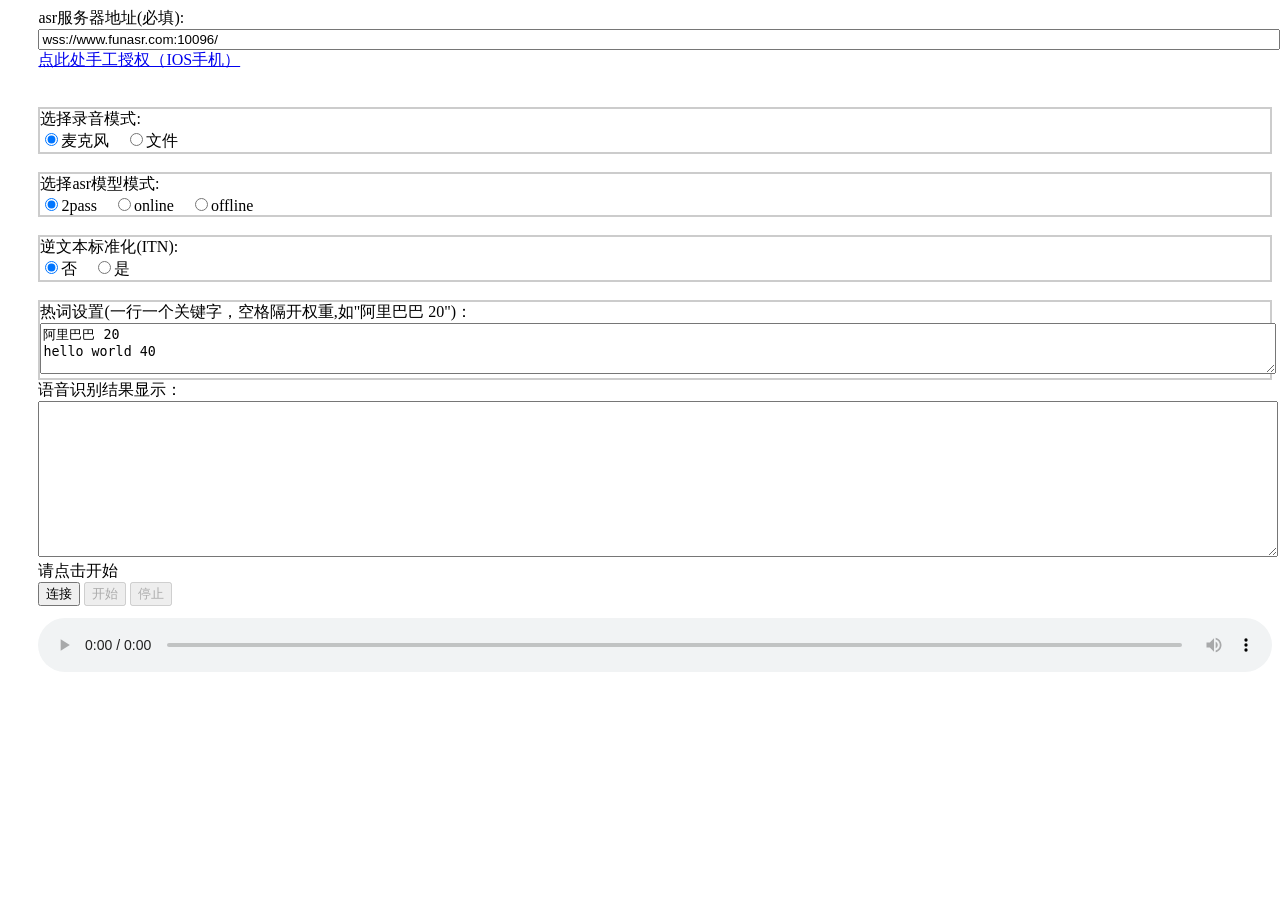
<file: web/asr/index.html>
<!DOCTYPE html>
<html>
	<head>
		<meta charset="utf-8" />
		<meta name="viewport" content="width=device-width,initial-scale=1" />
		<title>语音识别</title>
 
	</head>
	<body style="margin-left: 3%">
		<script src="recorder-core.js" charset="UTF-8"></script>
		<script src="wav.js" charset="UTF-8"></script>
		<script src="pcm.js" charset="UTF-8"></script>

		 
		<div class="div_class_topArea">

			<div class="div_class_recordControl">
				asr服务器地址(必填):
				<br>
				<input id="wssip" type="text" onchange="addresschange()" style=" width: 100%;height:100%" value="wss://www.funasr.com:10096/"/>
				<br>
				<a id="wsslink"  href="#" onclick="window.open('https://127.0.0.1:10095/', '_blank')"><div id="info_wslink">点此处手工授权wss://127.0.0.1:10095/</div></a>
				<br>
			<br>  
			<div  style="border:2px solid #ccc;">
				选择录音模式:<br/>
    
        <label><input name="recoder_mode" onclick="on_recoder_mode_change()" type="radio" value="mic" checked="true"/>麦克风 </label>&nbsp;&nbsp;
        <label><input name="recoder_mode" onclick="on_recoder_mode_change()" type="radio" value="file" />文件 </label> 

				</div>
				
				<br>
				 <div id="mic_mode_div" style="border:2px solid #ccc;display:block;">
				选择asr模型模式:<br/>
    
      <label><input name="asr_mode" type="radio" value="2pass" checked="true"/>2pass </label>&nbsp;&nbsp;
      <label><input name="asr_mode" type="radio" value="online" />online </label>&nbsp;&nbsp;
      <label><input name="asr_mode" type="radio" value="offline" />offline </label>

				</div>
				
				<div id="rec_mode_div" style="border:2px solid #ccc;display:none;">
		 
    
		          <input type="file" id="upfile">

				</div>
				<br>
				<div id="use_itn_div" style="border:2px solid #ccc;display:block;">
					逆文本标准化(ITN):<br/>
					<label><input name="use_itn" type="radio" value="false" checked="true"/>否 </label>&nbsp;&nbsp;
					<label><input name="use_itn" type="radio" value="true" />是 </label>
			   </div>
			   <br>
		        <div  style="border:2px solid #ccc;">
					热词设置(一行一个关键字，空格隔开权重,如"阿里巴巴 20")：
					<br>
	
	
					<textarea rows="3"  id="varHot"  style=" width: 100%;height:100%" >阿里巴巴 20&#13;hello world 40</textarea>
					<br>
	
					</div>
				语音识别结果显示：
				<br>
				
				<textarea rows="10"  id="varArea" readonly="true" style=" width: 100%;height:100%" ></textarea>
				<br>
                <div id="info_div">请点击开始</div>
				<div class="div_class_buttons">
					<button id="btnConnect">连接</button>
					<button id="btnStart">开始</button>
					<button id="btnStop">停止</button>
 
				</div>
                
				<audio id="audio_record" type="audio/wav" controls style="margin-top: 12px; width: 100%;"></audio>
			</div>
		</div>

 		<script src="wsconnecter.js" charset="utf-8"></script>
		<script src="main.js" charset="utf-8"></script>
		

 
				
	</body>
</html>
</file>
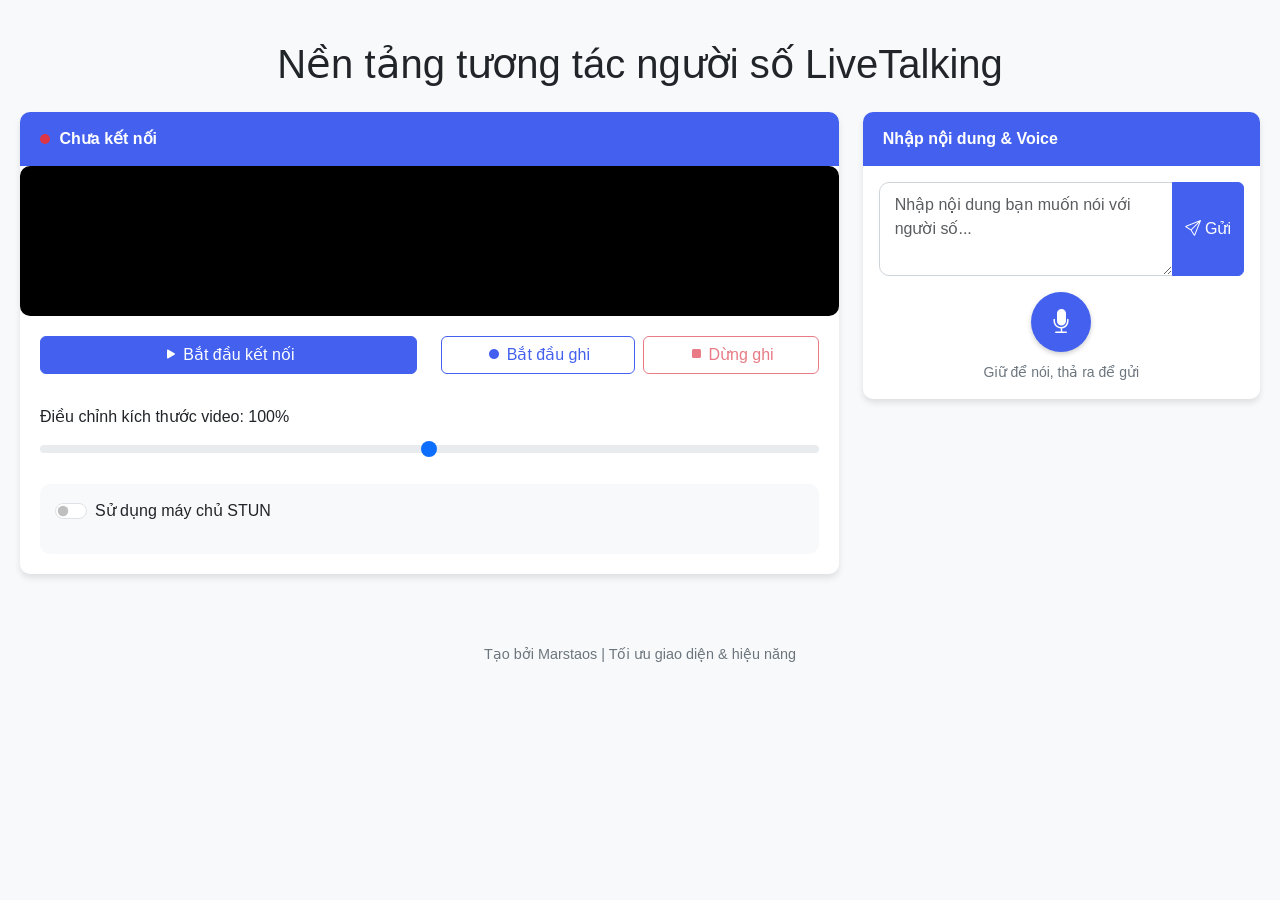
<file: web/dashboard.html>
﻿<!DOCTYPE html>
<html lang="vi">
<head>
    <meta charset="UTF-8">
    <meta name="viewport" content="width=device-width, initial-scale=1.0">
    <title>Nền tảng tương tác người số LiveTalking</title>
    <link href="https://cdn.jsdelivr.net/npm/bootstrap@5.3.0/dist/css/bootstrap.min.css" rel="stylesheet">
    <link rel="stylesheet" href="https://cdn.jsdelivr.net/npm/bootstrap-icons@1.10.0/font/bootstrap-icons.css">
    <style>
        :root {
            --primary-color: #4361ee;
            --secondary-color: #3f37c9;
            --accent-color: #4895ef;
            --background-color: #f8f9fa;
            --card-bg: #ffffff;
            --text-color: #212529;
            --border-radius: 10px;
            --box-shadow: 0 4px 6px rgba(0, 0, 0, 0.1);
        }

        body {
            font-family: 'Segoe UI', Tahoma, Geneva, Verdana, sans-serif;
            background-color: var(--background-color);
            color: var(--text-color);
            min-height: 100vh;
            padding-top: 20px;
        }

        .dashboard-container {
            max-width: 1400px;
            margin: 0 auto;
            padding: 20px;
        }

        .card {
            background-color: var(--card-bg);
            border-radius: var(--border-radius);
            box-shadow: var(--box-shadow);
            border: none;
            margin-bottom: 20px;
            overflow: hidden;
        }

        .card-header {
            background-color: var(--primary-color);
            color: white;
            font-weight: 600;
            padding: 15px 20px;
            border-bottom: none;
        }

        .video-container {
            position: relative;
            width: 100%;
            background-color: #000;
            border-radius: var(--border-radius);
            overflow: hidden;
            display: flex;
            justify-content: center;
            align-items: center;
        }

        video {
            max-width: 100%;
            max-height: 100%;
            display: block;
            border-radius: var(--border-radius);
        }

        .controls-container {
            padding: 20px;
        }

        .btn-primary {
            background-color: var(--primary-color);
            border-color: var(--primary-color);
        }

        .btn-primary:hover {
            background-color: var(--secondary-color);
            border-color: var(--secondary-color);
        }

        .btn-outline-primary {
            color: var(--primary-color);
            border-color: var(--primary-color);
        }

        .btn-outline-primary:hover {
            background-color: var(--primary-color);
            color: white;
        }

        .form-control {
            border-radius: var(--border-radius);
            padding: 10px 15px;
            border: 1px solid #ced4da;
        }

        .form-control:focus {
            border-color: var(--accent-color);
            box-shadow: 0 0 0 0.25rem rgba(67, 97, 238, 0.25);
        }

        .status-indicator {
            width: 10px;
            height: 10px;
            border-radius: 50%;
            display: inline-block;
            margin-right: 5px;
        }

        .status-connected {
            background-color: #28a745;
        }

        .status-disconnected {
            background-color: #dc3545;
        }

        .status-connecting {
            background-color: #ffc107;
        }

        .asr-container {
            height: 300px;
            overflow-y: auto;
            padding: 15px;
            background-color: #f8f9fa;
            border-radius: var(--border-radius);
            border: 1px solid #ced4da;
        }

        .asr-text {
            margin-bottom: 10px;
            padding: 10px;
            background-color: white;
            border-radius: var(--border-radius);
            box-shadow: 0 1px 3px rgba(0, 0, 0, 0.1);
        }

        .user-message {
            background-color: #e3f2fd;
            border-left: 4px solid var(--primary-color);
        }

        .system-message {
            background-color: #f1f8e9;
            border-left: 4px solid #8bc34a;
        }

        .recording-indicator {
            position: absolute;
            top: 15px;
            right: 15px;
            background-color: rgba(220, 53, 69, 0.8);
            color: white;
            padding: 5px 10px;
            border-radius: 20px;
            font-size: 0.8rem;
            display: none;
        }

        .recording-indicator.active {
            display: flex;
            align-items: center;
        }

        .recording-indicator .blink {
            width: 10px;
            height: 10px;
            background-color: #fff;
            border-radius: 50%;
            margin-right: 5px;
            animation: blink 1s infinite;
        }

        @keyframes blink {
            0% { opacity: 1; }
            50% { opacity: 0.3; }
            100% { opacity: 1; }
        }

        .mode-switch {
            margin-bottom: 20px;
        }

        .nav-tabs .nav-link {
            color: var(--text-color);
            border: none;
            padding: 10px 20px;
            border-radius: var(--border-radius) var(--border-radius) 0 0;
        }

        .nav-tabs .nav-link.active {
            color: var(--primary-color);
            background-color: var(--card-bg);
            border-bottom: 3px solid var(--primary-color);
            font-weight: 600;
        }

        .tab-content {
            padding: 20px;
            background-color: var(--card-bg);
            border-radius: 0 0 var(--border-radius) var(--border-radius);
        }

        .settings-panel {
            padding: 15px;
            background-color: #f8f9fa;
            border-radius: var(--border-radius);
            margin-top: 15px;
        }

        .footer {
            text-align: center;
            margin-top: 30px;
            padding: 20px 0;
            color: #6c757d;
            font-size: 0.9rem;
        }
        
        .voice-record-btn {
            width: 60px;
            height: 60px;
            border-radius: 50%;
            background-color: var(--primary-color);
            color: white;
            display: flex;
            justify-content: center;
            align-items: center;
            cursor: pointer;
            transition: all 0.2s ease;
            box-shadow: 0 2px 5px rgba(0,0,0,0.2);
            margin: 0 auto;
        }
        
        .voice-record-btn:hover {
            background-color: var(--secondary-color);
            transform: scale(1.05);
        }
        
        .voice-record-btn:active {
            background-color: #dc3545;
            transform: scale(0.95);
        }
        
        .voice-record-btn i {
            font-size: 24px;
        }
        
        .voice-record-label {
            text-align: center;
            margin-top: 10px;
            font-size: 14px;
            color: #6c757d;
        }
        
        .video-size-control {
            margin-top: 15px;
        }

        .recording-pulse {
            animation: pulse 1.5s infinite;
        }
        
        @keyframes pulse {
            0% {
                box-shadow: 0 0 0 0 rgba(220, 53, 69, 0.7);
            }
            70% {
                box-shadow: 0 0 0 15px rgba(220, 53, 69, 0);
            }
            100% {
                box-shadow: 0 0 0 0 rgba(220, 53, 69, 0);
            }
        }
    </style>
</head>
<body>
    <div class="dashboard-container">
        <div class="row">
            <div class="col-12">
                <h1 class="text-center mb-4">Nền tảng tương tác người số LiveTalking</h1>
            </div>
        </div>

        <div class="row">
            <!-- 视频区域 -->
            <div class="col-lg-8">
                <div class="card">
                    <div class="card-header d-flex justify-content-between align-items-center">
                        <div>
                            <span class="status-indicator status-disconnected" id="connection-status"></span>
                            <span id="status-text">Chưa kết nối</span>
                        </div>
                    </div>
                    <div class="card-body p-0">
                        <div class="video-container">
                            <video id="video" autoplay playsinline></video>
                            <audio id="audio" autoplay style="display:none;"></audio>
                            <div class="recording-indicator" id="recording-indicator">
                                <div class="blink"></div>
                                <span>Đang ghi</span>
                            </div>
                        </div>
                        
                        <div class="controls-container">
                            <div class="row">
                                <div class="col-md-6 mb-3">
                                    <button class="btn btn-primary w-100" id="start">
                                        <i class="bi bi-play-fill"></i> Bắt đầu kết nối
                                    </button>
                                    <button class="btn btn-danger w-100" id="stop" style="display: none;">
                                        <i class="bi bi-stop-fill"></i> Dừng kết nối
                                    </button>
                                </div>
                                <div class="col-md-6 mb-3">
                                    <div class="d-flex">
                                        <button class="btn btn-outline-primary flex-grow-1 me-2" id="btn_start_record">
                                            <i class="bi bi-record-fill"></i> Bắt đầu ghi
                                        </button>
                                        <button class="btn btn-outline-danger flex-grow-1" id="btn_stop_record" disabled>
                                            <i class="bi bi-stop-fill"></i> Dừng ghi
                                        </button>
                                    </div>
                                </div>
                            </div>

                            <div class="row">
                                <div class="col-12">
                                    <div class="video-size-control">
                                        <label for="video-size-slider" class="form-label">Điều chỉnh kích thước video: <span id="video-size-value">100%</span></label>
                                        <input type="range" class="form-range" id="video-size-slider" min="50" max="150" value="100">
                                    </div>
                                </div>
                            </div>
                            
                            <div class="settings-panel mt-3">
                                <div class="row">
                                    <div class="col-md-12">
                                        <div class="form-check form-switch mb-3">
                                            <input class="form-check-input" type="checkbox" id="use-stun">
                                            <label class="form-check-label" for="use-stun">Sử dụng máy chủ STUN</label>
                                        </div>
                                    </div>
                                </div>
                            </div>
                        </div>
                    </div>
                </div>
            </div>

            <!-- 右侧交互 -->
            <div class="col-lg-4">
                <div class="card">
                    <div class="card-header">
                        Nhập nội dung & Voice
                    </div>
                    <div class="card-body">
                        <form id="chat-form">
                            <div class="input-group mb-3">
                                <textarea class="form-control" id="chat-message" rows="3" placeholder="Nhập nội dung bạn muốn nói với người số..."></textarea>
                                <button class="btn btn-primary" type="submit">
                                    <i class="bi bi-send"></i> Gửi
                                </button>
                            </div>
                        </form>

                        <div class="voice-record-btn" id="voice-record-btn">
                            <i class="bi bi-mic-fill"></i>
                        </div>
                        <div class="voice-record-label">Giữ để nói, thả ra để gửi</div>
                    </div>
                </div>
            </div>
        </div>

        <div class="footer">
            <p>Tạo bởi Marstaos | Tối ưu giao diện & hiệu năng</p>
        </div>
    </div>

    <!-- 隐藏的会话ID -->
    <input type="hidden" id="sessionid" value="0">


    <script src="client.js?v=20260624_fix2"></script>
    <script src="srs.sdk.js"></script>
    <script src="https://cdn.jsdelivr.net/npm/bootstrap@5.3.0/dist/js/bootstrap.bundle.min.js"></script>
    <script src="https://code.jquery.com/jquery-3.6.0.min.js"></script>
    <script>
        $(document).ready(function() {
            $('#video-size-slider').on('input', function() {
                const value = $(this).val();
                $('#video-size-value').text(value + '%');
                $('#video').css('width', value + '%');
            });
            function updateConnectionStatus(status) {
                const statusIndicator = $('#connection-status');
                const statusText = $('#status-text');
                
                statusIndicator.removeClass('status-connected status-disconnected status-connecting');
                
                switch(status) {
                    case 'connected':
                        statusIndicator.addClass('status-connected');
                        statusText.text('Đã kết nối');
                        break;
                    case 'connecting':
                        statusIndicator.addClass('status-connecting');
                        statusText.text('Đang kết nối...');
                        break;
                    case 'disconnected':
                    default:
                        statusIndicator.addClass('status-disconnected');
                        statusText.text('Chưa kết nối');
                        break;
                }
            }

            let startingConnection = false;

            // 开始/停止按钮
            $('#start').click(async function() {
                if (startingConnection) {
                    return;
                }
                startingConnection = true;
                updateConnectionStatus('connecting');
                $(this).hide();
                $('#stop').show();

                try {
                    await start();
                } catch (error) {
                    console.error('Start connection failed:', error);
                }

                // 添加定时器检查视频流是否已加载
                let connectionCheckTimer = setInterval(function() {
                    const video = document.getElementById('video');
                    if (video.readyState >= 3 && video.videoWidth > 0) {
                        updateConnectionStatus('connected');
                        clearInterval(connectionCheckTimer);
                    }
                }, 2000);

                setTimeout(function() {
                    if (connectionCheckTimer) {
                        clearInterval(connectionCheckTimer);
                    }
                }, 60000);
                startingConnection = false;
            });

            $('#stop').click(function() {
                stop();
                $(this).hide();
                $('#start').show();
                updateConnectionStatus('disconnected');
            });

            window.onLiveTalkingSessionReady = function() {};

            window.onLiveTalkingSessionStopped = function(sessionid) {};

            // 录制功能
            $('#btn_start_record').click(function() {
                console.log('Starting recording...');
                fetch('/record', {
                    body: JSON.stringify({
                        type: 'start_record',
                        sessionid: String(document.getElementById('sessionid').value),
                    }),
                    headers: {
                        'Content-Type': 'application/json'
                    },
                    method: 'POST'
                }).then(function(response) {
                    if (response.ok) {
                        console.log('Recording started.');
                        $('#btn_start_record').prop('disabled', true);
                        $('#btn_stop_record').prop('disabled', false);
                        $('#recording-indicator').addClass('active');
                    } else {
                        console.error('Failed to start recording.');
                    }
                }).catch(function(error) {
                    console.error('Error:', error);
                });
            });

            $('#btn_stop_record').click(function() {
                console.log('Stopping recording...');
                fetch('/record', {
                    body: JSON.stringify({
                        type: 'end_record',
                        sessionid: String(document.getElementById('sessionid').value),
                    }),
                    headers: {
                        'Content-Type': 'application/json'
                    },
                    method: 'POST'
                }).then(function(response) {
                    if (response.ok) {
                        console.log('Recording stopped.');
                        $('#btn_start_record').prop('disabled', false);
                        $('#btn_stop_record').prop('disabled', true);
                        $('#recording-indicator').removeClass('active');
                    } else {
                        console.error('Failed to stop recording.');
                    }
                }).catch(function(error) {
                    console.error('Error:', error);
                });
            });

            // 聊天模式表单提交
            $('#chat-form').on('submit', function(e) {
                e.preventDefault();
                var message = $('#chat-message').val();
                if (!message.trim()) return;

                console.log('Sending chat message:', message);
                const payload = {
                    text: message,
                    type: 'chat',
                    interrupt: true,
                    sessionid: String(document.getElementById('sessionid').value),
                };

                fetch('/human', {
                    body: JSON.stringify(payload),
                    headers: {
                        'Content-Type': 'application/json'
                    },
                    method: 'POST'
                });
                $('#chat-message').val('');
            });

            // 按住说话功能
            let mediaRecorder;
            let audioChunks = [];
            let isRecording = false;
            let recognition;
            
            // 检查浏览器是否支持语音识别
            const isSpeechRecognitionSupported = 'webkitSpeechRecognition' in window || 'SpeechRecognition' in window;
            
            if (isSpeechRecognitionSupported) {
                recognition = new (window.SpeechRecognition || window.webkitSpeechRecognition)();
                recognition.continuous = true;
                recognition.interimResults = true;
                recognition.lang = 'vi-VN';
                
                recognition.onresult = function(event) {
                    let interimTranscript = '';
                    let finalTranscript = '';
                    
                    for (let i = event.resultIndex; i < event.results.length; ++i) {
                        if (event.results[i].isFinal) {
                            finalTranscript += event.results[i][0].transcript;
                        } else {
                            interimTranscript += event.results[i][0].transcript;
                            $('#chat-message').val(interimTranscript);
                        }
                    }
                    
                    if (finalTranscript) {
                        $('#chat-message').val(finalTranscript);
                    }
                };
                
                recognition.onerror = function(event) {
                    console.error('语音识别错误:', event.error);
                };
            }
            
            // 按住说话按钮事件
            $('#voice-record-btn').on('mousedown touchstart', function(e) {
                e.preventDefault();
                startRecording();
            }).on('mouseup mouseleave touchend', function() {
                if (isRecording) {
                    stopRecording();
                }
            });
            
            // 开始录音
            function startRecording() {
                if (isRecording) return;
                navigator.mediaDevices.getUserMedia({ audio: true })
                    .then(function(stream) {
                        audioChunks = [];
                        mediaRecorder = new MediaRecorder(stream);
                        
                        mediaRecorder.ondataavailable = function(e) {
                            if (e.data.size > 0) {
                                audioChunks.push(e.data);
                            }
                        };
                        
                        mediaRecorder.start();
                        isRecording = true;
                        
                        $('#voice-record-btn').addClass('recording-pulse');
                        $('#voice-record-btn').css('background-color', '#dc3545');
                        
                        if (recognition) {
                            recognition.start();
                        }
                    })
                    .catch(function(error) {
                        console.error('无法访问麦克风:', error);
                        alert('无法访问麦克风，请检查浏览器权限设置。');
                    });
            }

            function stopRecording() {
                if (!isRecording) return;
                
                mediaRecorder.stop();
                isRecording = false;
                
                // 停止所有音轨
                mediaRecorder.stream.getTracks().forEach(track => track.stop());
                
                // 视觉反馈恢复
                $('#voice-record-btn').removeClass('recording-pulse');
                $('#voice-record-btn').css('background-color', '');
                
                // 停止语音识别
                if (recognition) {
                    recognition.stop();
                }
                
                // 获取识别的文本并Gửi
                setTimeout(function() {
                    const recognizedText = $('#chat-message').val().trim();
                    if (recognizedText) {
                        const payload = {
                            text: recognizedText,
                            type: 'chat',
                            interrupt: true,
                            sessionid: String(document.getElementById('sessionid').value),
                        };
                        fetch('/human', {
                            body: JSON.stringify(payload),
                            headers: {
                                'Content-Type': 'application/json'
                            },
                            method: 'POST'
                        });
                        $('#chat-message').val('');
                    }
                }, 500);
            }

            // WebRTC 相关功能
            if (typeof window.onWebRTCConnected === 'function') {
                const originalOnConnected = window.onWebRTCConnected;
                window.onWebRTCConnected = function() {
                    updateConnectionStatus('connected');
                    if (originalOnConnected) originalOnConnected();
                };
            } else {
                window.onWebRTCConnected = function() {
                    updateConnectionStatus('connected');
                };
            }

            // 当连接断开时更新状态
            if (typeof window.onWebRTCDisconnected === 'function') {
                const originalOnDisconnected = window.onWebRTCDisconnected;
                window.onWebRTCDisconnected = function() {
                    updateConnectionStatus('disconnected');
                    if (originalOnDisconnected) originalOnDisconnected();
                };
            } else {
                window.onWebRTCDisconnected = function() {
                    updateConnectionStatus('disconnected');
                };
            }

            // SRS WebRTC播放功能
            var sdk = null; // 全局处理器，用于在重新发布时进行清理

            function startPlay() {
                // 关闭之前的连接
                if (sdk) {
                    sdk.close();
                }
                
                sdk = new SrsRtcWhipWhepAsync();
                $('#video').prop('srcObject', sdk.stream);
                
                var host = window.location.hostname;
                var url = "http://" + host + ":1985/rtc/v1/whep/?app=live&stream=livestream";
                
                sdk.play(url).then(function(session) {
                    console.log('WebRTC播放已启动，会话ID:', session.sessionid);
                }).catch(function(reason) {
                    sdk.close();
                    console.error('WebRTC播放失败:', reason);
                });
            }
        });
    </script>
</body>
</html>
</file>
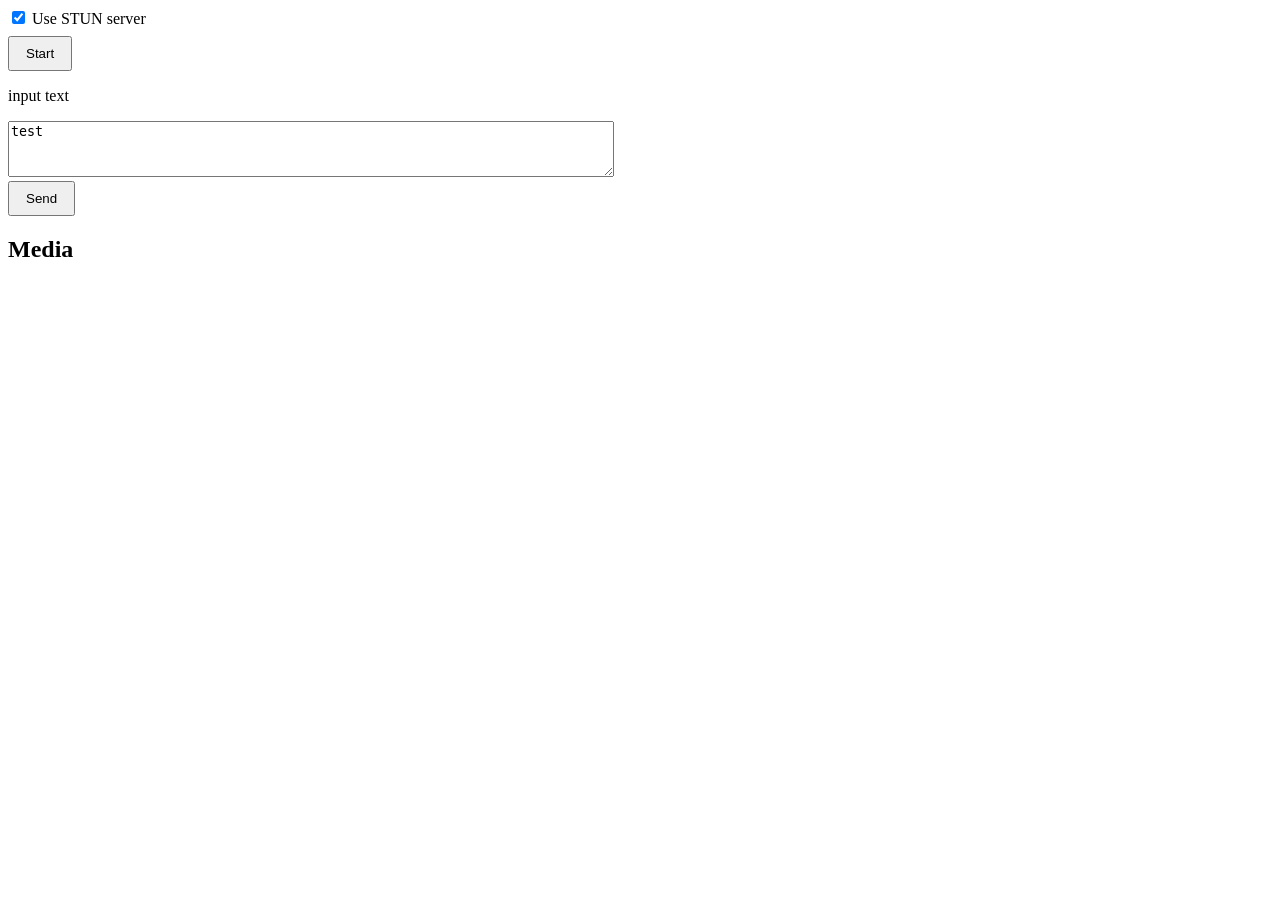
<file: web/rtcpushapi.html>
<!DOCTYPE html>
<html>

<head>
  <meta charset="UTF-8" />
  <meta name="viewport" content="width=device-width, initial-scale=1.0" />
  <title>LiveTalking</title>
  <style>
    button {
      padding: 8px 16px;
    }

    video {
      width: 100%;
    }

    .option {
      margin-bottom: 8px;
    }

    #media {
      max-width: 1280px;
    }
  </style>
</head>

<body>

  <div class="option">
    <input id="use-stun" type="checkbox" checked />
    <label for="use-stun">Use STUN server</label>
  </div>
  <button class="btn btn-primary" id="btn_play">Start</button>
  <form class="form-inline" id="echo-form">
    <div class="form-group">
      <p>input text</p>

      <textarea cols="2" rows="3" style="width:600px;height:50px;" class="form-control" id="message">test</textarea>
    </div>
    <button type="submit" class="btn btn-default">Send</button>
  </form>

  <div id="media">
    <h2>Media</h2>

    <video id="rtc_media_player" style="width:600px;" controls autoplay></video>
  </div>

  <script src="srs.sdk.js"></script>
  <!-- <script type="text/javascript" src="http://cdn.sockjs.org/sockjs-0.3.4.js"></script> -->
  <script type="text/javascript" src="https://code.jquery.com/jquery-2.1.1.min.js"></script>
</body>
<script type="text/javascript" charset="utf-8">

  $(document).ready(function () {
    // var host = window.location.hostname
    // var ws = new WebSocket("ws://"+host+":8000/humanecho");
    // //document.getElementsByTagName("video")[0].setAttribute("src", aa["video"]);
    // ws.onopen = function() {
    // console.log('Connected');
    // };
    // ws.onmessage = function(e) {
    // console.log('Received: ' + e.data);
    // data = e
    // var vid = JSON.parse(data.data); 
    // console.log(typeof(vid),vid)
    // //document.getElementsByTagName("video")[0].setAttribute("src", vid["video"]);

    // };
    // ws.onclose = function(e) {
    // console.log('Closed');
    // };

    $('#echo-form').on('submit', function (e) {
      e.preventDefault();
      var message = $('#message').val();
      console.log('Sending: ' + message);
      fetch('/human', {
        body: JSON.stringify({
          text: message,
          type: 'echo',
          sessionid: '0',
        }),
        headers: {
          'Content-Type': 'application/json'
        },
        method: 'POST'
      });
      //ws.send(message);
      $('#message').val('');
    });
  });

  $(function () {
    var sdk = null; // Global handler to do cleanup when republishing.
    var startPlay = function () {
      $('#rtc_media_player').show();

      // Close PC when user replay.
      if (sdk) {
        sdk.close();
      }
      sdk = new SrsRtcWhipWhepAsync();

      // User should set the stream when publish is done, @see https://webrtc.org/getting-started/media-devices
      // However SRS SDK provides a consist API like https://webrtc.org/getting-started/remote-streams
      $('#rtc_media_player').prop('srcObject', sdk.stream);
      // Optional callback, SDK will add track to stream.
      // sdk.ontrack = function (event) { console.log('Got track', event); sdk.stream.addTrack(event.track); };

      var host = window.location.hostname
      // For example: webrtc://r.ossrs.net/live/livestream
      var url = "http://" + host + ":1985/rtc/v1/whep/?app=live&stream=livestream"
      sdk.play(url).then(function (session) {
        //$('#sessionid').html(session.sessionid);
        //$('#simulator-drop').attr('href', session.simulator + '?drop=1&username=' + session.sessionid);
      }).catch(function (reason) {
        sdk.close();
        $('#rtc_media_player').hide();
        console.error(reason);
      });
    };

    $('#rtc_media_player').hide();
    // var query = parse_query_string();
    // srs_init_whep("#txt_url", query);

    $("#btn_play").click(startPlay);
    // Never play util windows loaded @see https://github.com/ossrs/srs/issues/2732
    // if (query.autostart === 'true') {
    //     $('#rtc_media_player').prop('muted', true);
    //     console.warn('For autostart, we should mute it, see https://www.jianshu.com/p/c3c6944eed5a ' +
    //         'or https://developers.google.com/web/updates/2017/09/autoplay-policy-changes#audiovideo_elements');
    //     window.addEventListener("load", function(){ startPlay(); });
    // }
  });
</script>

</html>
</file>
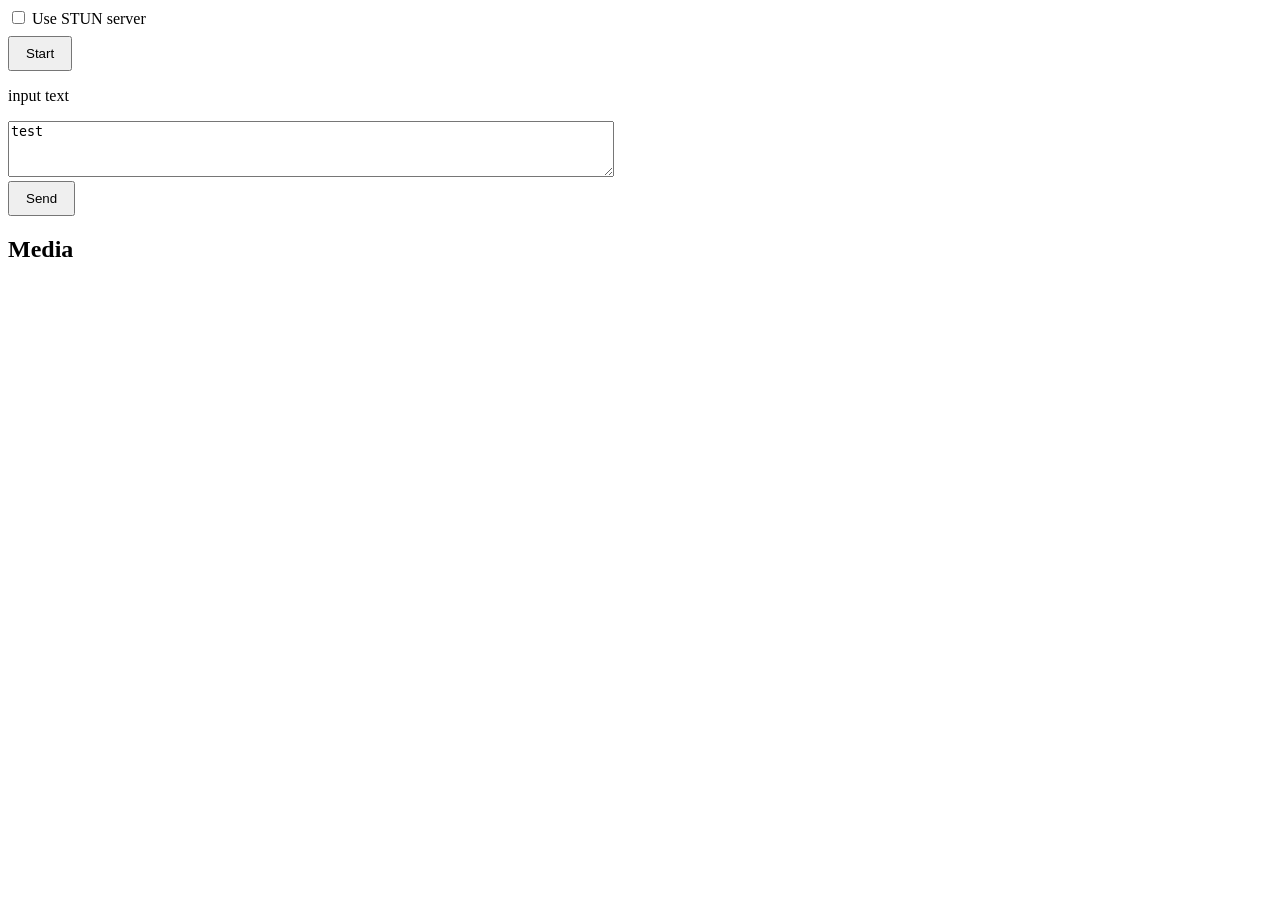
<file: web/rtcpushchat.html>
<!DOCTYPE html>
<html>

<head>
  <meta charset="UTF-8" />
  <meta name="viewport" content="width=device-width, initial-scale=1.0" />
  <title>LiveTalking</title>
  <style>
    button {
      padding: 8px 16px;
    }

    video {
      width: 100%;
    }

    .option {
      margin-bottom: 8px;
    }

    #media {
      max-width: 1280px;
    }
  </style>
</head>

<body>

  <div class="option">
    <input id="use-stun" type="checkbox" />
    <label for="use-stun">Use STUN server</label>
  </div>
  <button class="btn btn-primary" id="btn_play">Start</button>
  <form class="form-inline" id="echo-form">
    <div class="form-group">
      <p>input text</p>

      <textarea cols="2" rows="3" style="width:600px;height:50px;" class="form-control" id="message">test</textarea>
    </div>
    <button type="submit" class="btn btn-default">Send</button>
  </form>

  <div id="media">
    <h2>Media</h2>

    <video id="rtc_media_player" style="width:600px;" controls autoplay></video>
  </div>

  <script src="srs.sdk.js"></script>
  <script type="text/javascript" src="http://cdn.sockjs.org/sockjs-0.3.4.js"></script>
  <script type="text/javascript" src="https://code.jquery.com/jquery-2.1.1.min.js"></script>
</body>
<script type="text/javascript" charset="utf-8">

  $(document).ready(function () {
    // var host = window.location.hostname
    // var ws = new WebSocket("ws://"+host+":8000/humanecho");
    // //document.getElementsByTagName("video")[0].setAttribute("src", aa["video"]);
    // ws.onopen = function() {
    // console.log('Connected');
    // };
    // ws.onmessage = function(e) {
    // console.log('Received: ' + e.data);
    // data = e
    // var vid = JSON.parse(data.data); 
    // console.log(typeof(vid),vid)
    // //document.getElementsByTagName("video")[0].setAttribute("src", vid["video"]);

    // };
    // ws.onclose = function(e) {
    // console.log('Closed');
    // };

    $('#echo-form').on('submit', function (e) {
      e.preventDefault();
      var message = $('#message').val();
      console.log('Sending: ' + message);
      fetch('/human', {
        body: JSON.stringify({
          text: message,
          type: 'chat',
          sessionid: '0',
        }),
        headers: {
          'Content-Type': 'application/json'
        },
        method: 'POST'
      });
      //ws.send(message);
      $('#message').val('');
    });
  });

  $(function () {
    var sdk = null; // Global handler to do cleanup when republishing.
    var startPlay = function () {
      $('#rtc_media_player').show();

      // Close PC when user replay.
      if (sdk) {
        sdk.close();
      }
      sdk = new SrsRtcWhipWhepAsync();

      // User should set the stream when publish is done, @see https://webrtc.org/getting-started/media-devices
      // However SRS SDK provides a consist API like https://webrtc.org/getting-started/remote-streams
      $('#rtc_media_player').prop('srcObject', sdk.stream);
      // Optional callback, SDK will add track to stream.
      // sdk.ontrack = function (event) { console.log('Got track', event); sdk.stream.addTrack(event.track); };

      var host = window.location.hostname
      // For example: webrtc://r.ossrs.net/live/livestream
      var url = "http://" + host + ":1985/rtc/v1/whep/?app=live&stream=livestream"
      sdk.play(url).then(function (session) {
        //$('#sessionid').html(session.sessionid);
        //$('#simulator-drop').attr('href', session.simulator + '?drop=1&username=' + session.sessionid);
      }).catch(function (reason) {
        sdk.close();
        $('#rtc_media_player').hide();
        console.error(reason);
      });
    };

    $('#rtc_media_player').hide();
    // var query = parse_query_string();
    // srs_init_whep("#txt_url", query);

    $("#btn_play").click(startPlay);
    // Never play util windows loaded @see https://github.com/ossrs/srs/issues/2732
    // if (query.autostart === 'true') {
    //     $('#rtc_media_player').prop('muted', true);
    //     console.warn('For autostart, we should mute it, see https://www.jianshu.com/p/c3c6944eed5a ' +
    //         'or https://developers.google.com/web/updates/2017/09/autoplay-policy-changes#audiovideo_elements');
    //     window.addEventListener("load", function(){ startPlay(); });
    // }
  });
</script>

</html>
</file>
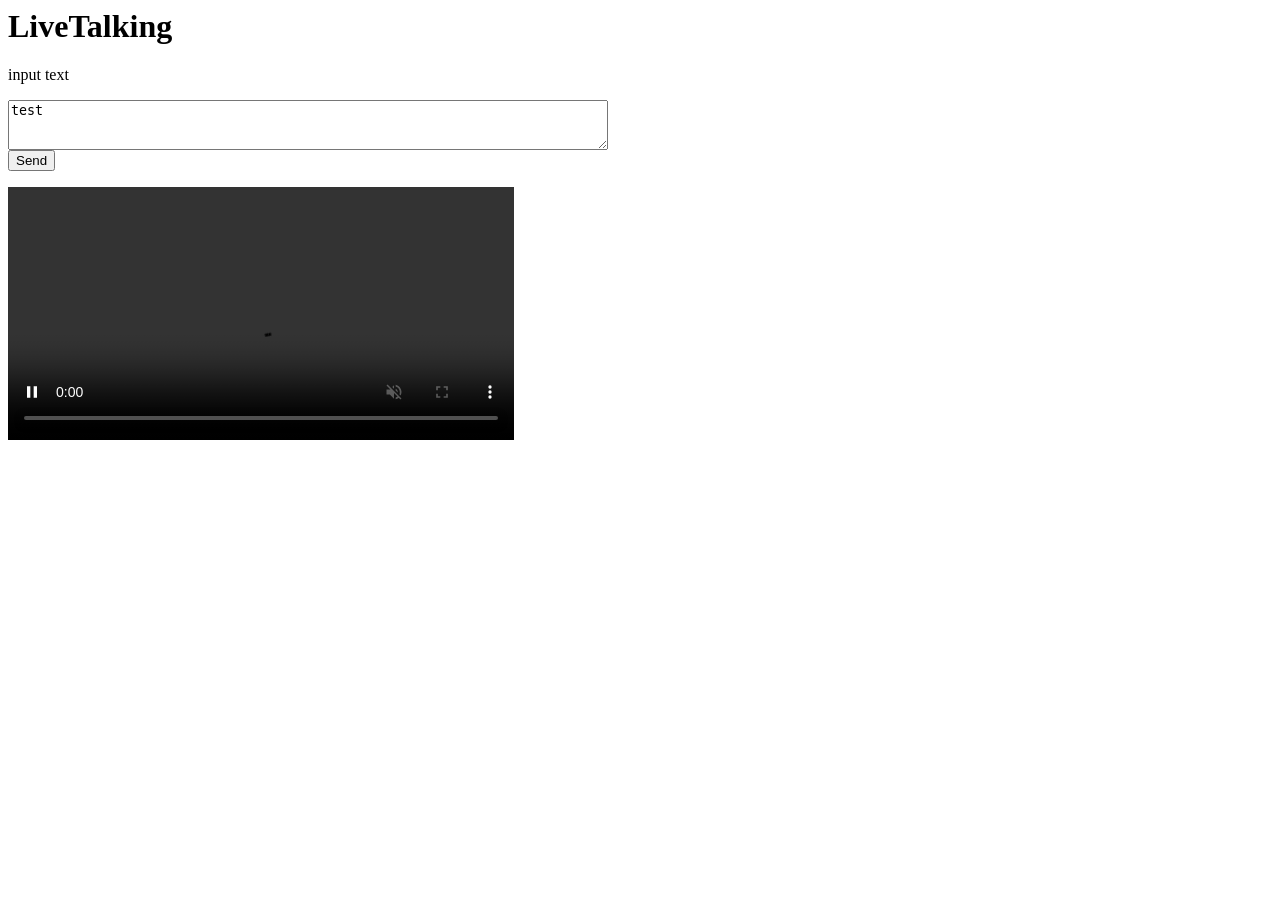
<file: web/rtmpapi.html>
<!-- index.html -->
<html>

<head>
	<script type="text/javascript" src="mpegts-1.7.3.min.js"></script>
	<!-- <script type="text/javascript" src="http://cdn.sockjs.org/sockjs-0.3.4.js"></script> -->
	<script type="text/javascript" src="https://code.jquery.com/jquery-2.1.1.min.js"></script>



</head>

<body>
	<div class="container">
		<h1>LiveTalking</h1>
		<form class="form-inline" id="echo-form">
			<div class="form-group">
				<p>input text</p>

				<textarea cols="2" rows="3" style="width:600px;height:50px;" class="form-control"
					id="message">test</textarea>
			</div>
			<button type="submit" class="btn btn-default">Send</button>
		</form>
		<div id="log">

		</div>
		<video id="video_player" width="40%" controls autoplay muted></video>
	</div>
</body>
<script type="text/javascript" charset="utf-8">

	$(document).ready(function () {
		var host = window.location.hostname
		//   var ws = new WebSocket("ws://"+host+":8000/humanecho");
		//   //document.getElementsByTagName("video")[0].setAttribute("src", aa["video"]);
		//   ws.onopen = function() {
		// 	console.log('Connected');
		//   };
		//   ws.onmessage = function(e) {
		// 	console.log('Received: ' + e.data);
		// 	data = e
		// 	var vid = JSON.parse(data.data); 
		// 	console.log(typeof(vid),vid)
		// 	//document.getElementsByTagName("video")[0].setAttribute("src", vid["video"]);

		//   };
		//   ws.onclose = function(e) {
		// 	console.log('Closed');
		//   };

		flvPlayer = mpegts.createPlayer({ type: 'flv', url: "http://" + host + ":8080/live/livestream.flv", isLive: true, enableStashBuffer: false });
		flvPlayer.attachMediaElement(document.getElementById('video_player'));
		flvPlayer.load();
		flvPlayer.play();

		$('#echo-form').on('submit', function (e) {
			e.preventDefault();
			var message = $('#message').val();
			console.log('Sending: ' + message);
			fetch('/human', {
				body: JSON.stringify({
					text: message,
					type: 'echo',
					sessionid: '0',
				}),
				headers: {
					'Content-Type': 'application/json'
				},
				method: 'POST'
			});
			//ws.send(message);
			$('#message').val('');
		});
	});
</script>

</html>
</file>
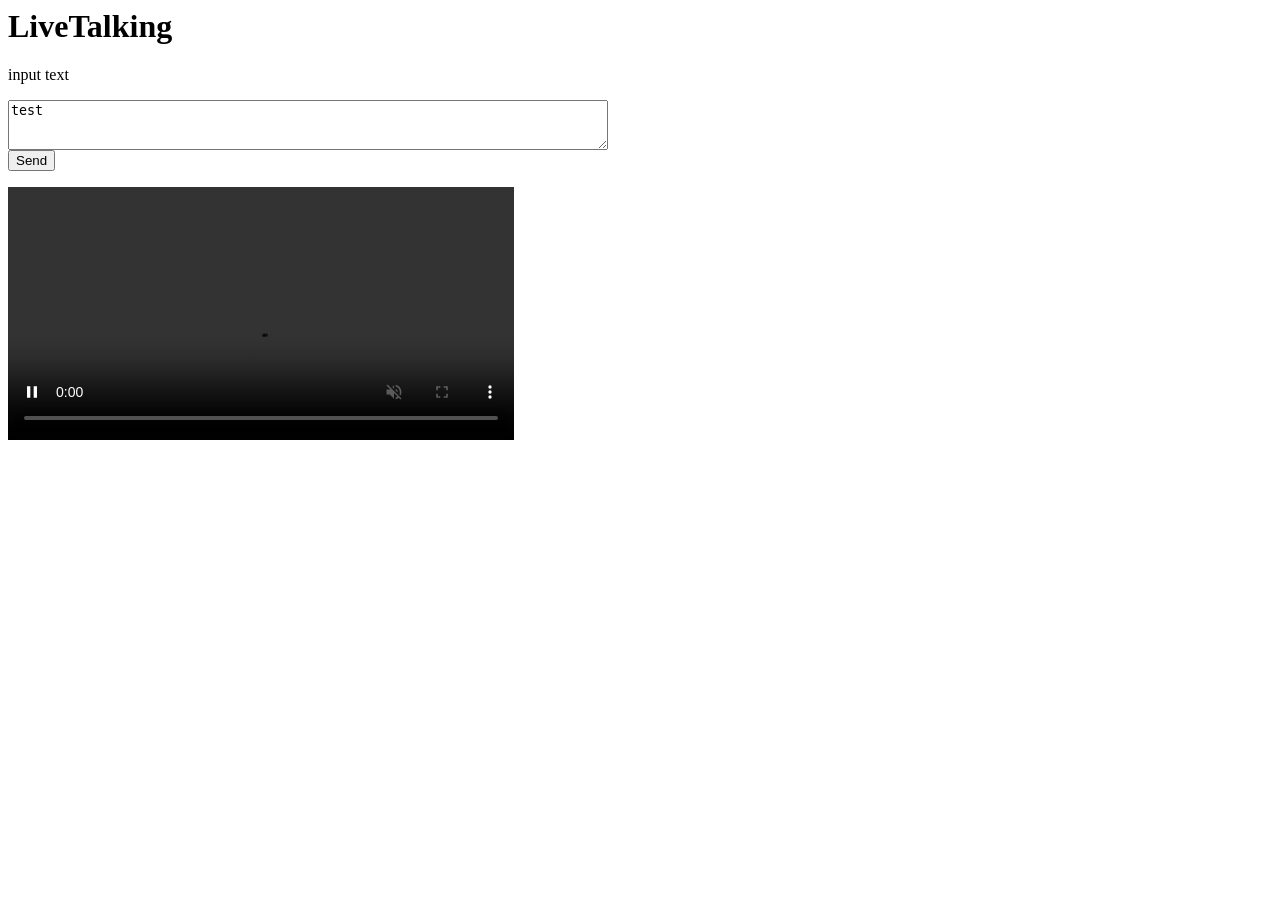
<file: web/rtmpchat.html>
<!-- index.html -->
<html>

<head>
	<script type="text/javascript" src="mpegts-1.7.3.min.js"></script>
	<!-- <script type="text/javascript" src="http://cdn.sockjs.org/sockjs-0.3.4.js"></script> -->
	<script type="text/javascript" src="https://code.jquery.com/jquery-2.1.1.min.js"></script>



</head>

<body>
	<div class="container">
		<h1>LiveTalking</h1>
		<form class="form-inline" id="echo-form">
			<div class="form-group">
				<p>input text</p>

				<textarea cols="2" rows="3" style="width:600px;height:50px;" class="form-control"
					id="message">test</textarea>
			</div>
			<button type="submit" class="btn btn-default">Send</button>
		</form>
		<div id="log">

		</div>
		<video id="video_player" width="40%" controls autoplay muted></video>
	</div>
</body>
<script type="text/javascript" charset="utf-8">

	$(document).ready(function () {
		var host = window.location.hostname
		//   var ws = new WebSocket("ws://"+host+":8000/humanecho");
		//   //document.getElementsByTagName("video")[0].setAttribute("src", aa["video"]);
		//   ws.onopen = function() {
		// 	console.log('Connected');
		//   };
		//   ws.onmessage = function(e) {
		// 	console.log('Received: ' + e.data);
		// 	data = e
		// 	var vid = JSON.parse(data.data); 
		// 	console.log(typeof(vid),vid)
		// 	//document.getElementsByTagName("video")[0].setAttribute("src", vid["video"]);

		//   };
		//   ws.onclose = function(e) {
		// 	console.log('Closed');
		//   };

		flvPlayer = mpegts.createPlayer({ type: 'flv', url: "http://" + host + ":8080/live/livestream.flv", isLive: true, enableStashBuffer: false });
		flvPlayer.attachMediaElement(document.getElementById('video_player'));
		flvPlayer.load();
		flvPlayer.play();

		$('#echo-form').on('submit', function (e) {
			e.preventDefault();
			var message = $('#message').val();
			console.log('Sending: ' + message);
			fetch('/human', {
				body: JSON.stringify({
					text: message,
					type: 'chat',
					sessionid: '0',
				}),
				headers: {
					'Content-Type': 'application/json'
				},
				method: 'POST'
			});
			//ws.send(message);
			$('#message').val('');
		});
	});
</script>

</html>
</file>
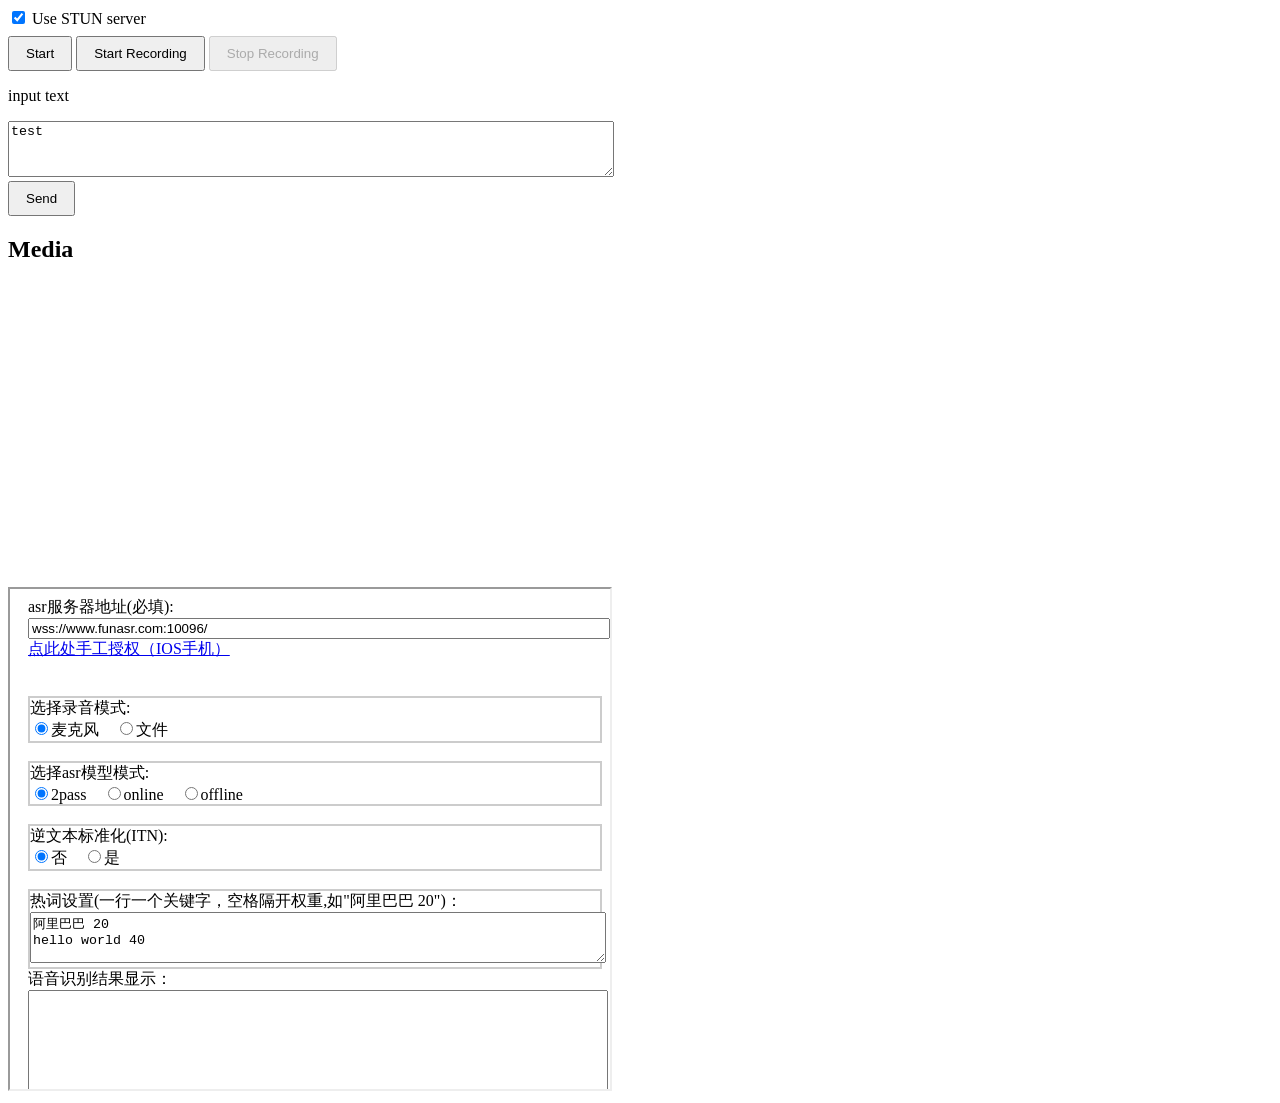
<file: web/webrtcapi-asr.html>
<!DOCTYPE html>
<html>
<head>
    <meta charset="UTF-8"/>
    <meta name="viewport" content="width=device-width, initial-scale=1.0" />
    <title>LiveTalking</title>
    <style>
    button {
        padding: 8px 16px;
    }

    video {
        width: 100%;
    }

    .option {
        margin-bottom: 8px;
    }

    #media {
        max-width: 1280px;
    }
    </style>
</head>
<body>

<div class="option">
    <input id="use-stun" type="checkbox" checked/>
    <label for="use-stun">Use STUN server</label>
</div>
<button id="start" onclick="start()">Start</button>
<button id="stop" style="display: none" onclick="stop()">Stop</button>
<button class="btn btn-primary" id="btn_start_record">Start Recording</button>
<button class="btn btn-primary" id="btn_stop_record" disabled>Stop Recording</button>
<!-- <button class="btn btn-primary" id="btn_download">Download Video</button> -->
<input type="hidden" id="sessionid" value="0">
<form class="form-inline" id="echo-form">
    <div class="form-group">
      <p>input text</p>

      <textarea cols="2" rows="3" style="width:600px;height:50px;" class="form-control" id="message">test</textarea>
    </div>
    <button type="submit" class="btn btn-default">Send</button>
  </form>

<div id="media">
    <h2>Media</h2>

    <audio id="audio" autoplay="true"></audio>
    <video id="video" style="width:600px;" autoplay="true" playsinline="true"></video>
</div>

<iframe src="asr/index.html" width="600" height="500"></iframe>

<script src="client.js"></script>
<!-- <script type="text/javascript" src="http://cdn.sockjs.org/sockjs-0.3.4.js"></script> -->
<script type="text/javascript" src="https://code.jquery.com/jquery-2.1.1.min.js"></script>
</body>
<script type="text/javascript" charset="utf-8">

	$(document).ready(function() {
	  // var host = window.location.hostname
	  // var ws = new WebSocket("ws://"+host+":8000/humanecho");
	  // //document.getElementsByTagName("video")[0].setAttribute("src", aa["video"]);
	  // ws.onopen = function() {
		// console.log('Connected');
	  // };
	  // ws.onmessage = function(e) {
		// console.log('Received: ' + e.data);
		// data = e
		// var vid = JSON.parse(data.data); 
		// console.log(typeof(vid),vid)
		// //document.getElementsByTagName("video")[0].setAttribute("src", vid["video"]);
		
	  // };
	  // ws.onclose = function(e) {
		// console.log('Closed');
	  // };

	  $('#echo-form').on('submit', function(e) {
      e.preventDefault();
      var message = $('#message').val();
      console.log('Sending: ' + message);
      console.log('sessionid: ',document.getElementById('sessionid').value);
      fetch('/human', {
            body: JSON.stringify({
                text: message,
                type: 'echo',
                interrupt: true,
                sessionid: String(document.getElementById('sessionid').value),
            }),
            headers: {
                'Content-Type': 'application/json'
            },
            method: 'POST'
      });
      //ws.send(message);
      $('#message').val('');
	  });

    $('#btn_start_record').click(function() {
        // 开始录制
        console.log('Starting recording...');
        fetch('/record', {
            body: JSON.stringify({
                    type: 'start_record',
                }),
                headers: {
                    'Content-Type': 'application/json'
                },
            method: 'POST'
        }).then(function(response) {
            if (response.ok) {
                console.log('Recording started.');
                $('#btn_start_record').prop('disabled', true);
                $('#btn_stop_record').prop('disabled', false);
                // $('#btn_download').prop('disabled', true);
            } else {
                console.error('Failed to start recording.');
            }
        }).catch(function(error) {
            console.error('Error:', error);
        });
    });

    $('#btn_stop_record').click(function() {
        // 结束录制
        console.log('Stopping recording...');
        fetch('/record', {
            body: JSON.stringify({
                    type: 'end_record',
                }),
                headers: {
                    'Content-Type': 'application/json'
                },
            method: 'POST'
        }).then(function(response) {
            if (response.ok) {
                console.log('Recording stopped.');
                $('#btn_start_record').prop('disabled', false);
                $('#btn_stop_record').prop('disabled', true);
                // $('#btn_download').prop('disabled', false);
            } else {
                console.error('Failed to stop recording.');
            }
        }).catch(function(error) {
            console.error('Error:', error);
        });
    });

    // $('#btn_download').click(function() {
    //     // 下载视频文件
    //     console.log('Downloading video...');
    //     fetch('/record_lasted.mp4', {
    //         method: 'GET'
    //     }).then(function(response) {
    //         if (response.ok) {
    //             return response.blob();
    //         } else {
    //             throw new Error('Failed to download the video.');
    //         }
    //     }).then(function(blob) {
    //         // 创建一个 Blob 对象
    //         const url = window.URL.createObjectURL(blob);
    //         // 创建一个隐藏的可下载链接
    //         const a = document.createElement('a');
    //         a.style.display = 'none';
    //         a.href = url;
    //         a.download = 'record_lasted.mp4';
    //         document.body.appendChild(a);
    //         // 触发下载
    //         a.click();
    //         // 清理
    //         window.URL.revokeObjectURL(url);
    //         document.body.removeChild(a);
    //         console.log('Video downloaded successfully.');
    //     }).catch(function(error) {
    //         console.error('Error:', error);
    //     });
    // });

	});

  
</script>
</html>
</file>
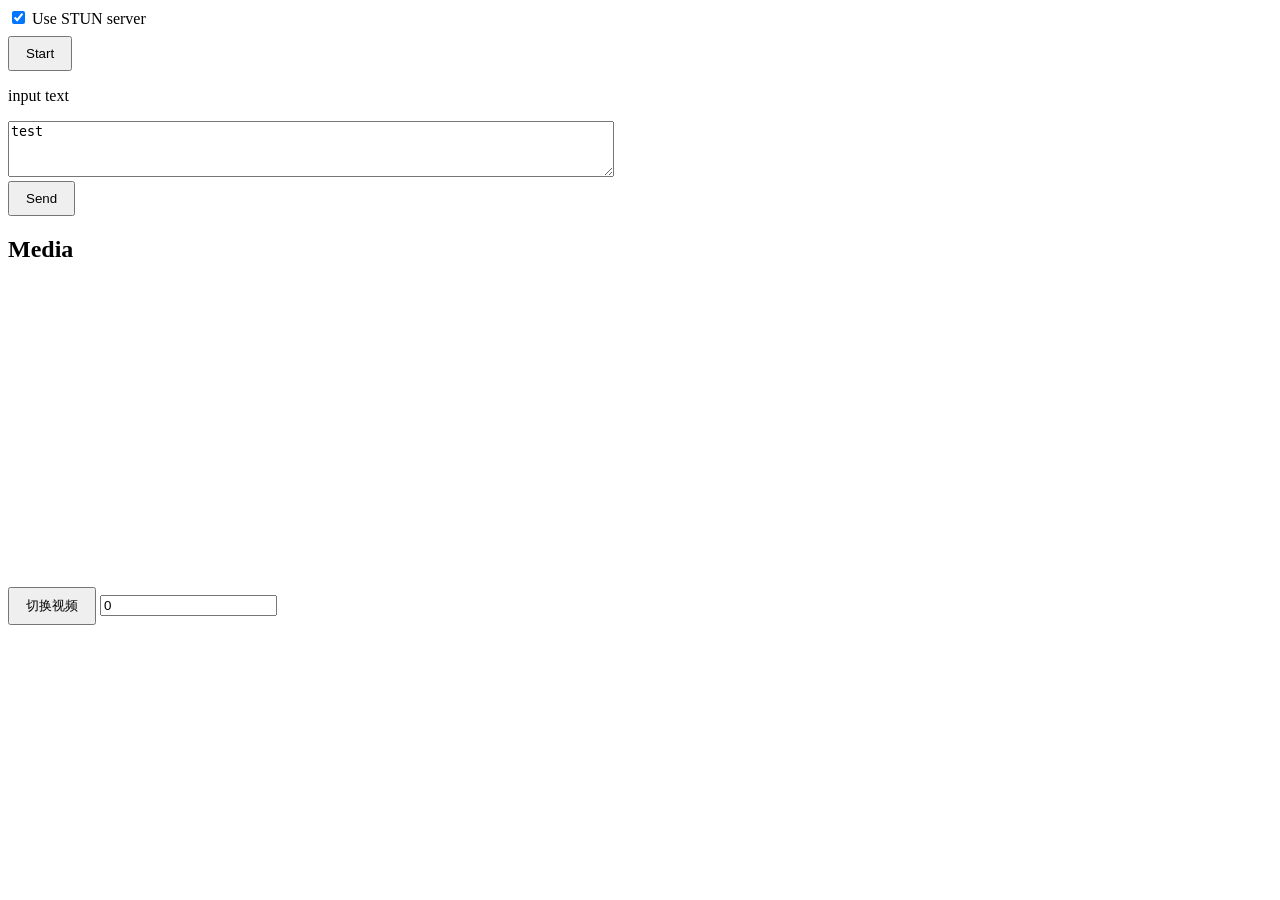
<file: web/webrtcapi-custom.html>
<!DOCTYPE html>
<html>
<head>
    <meta charset="UTF-8"/>
    <meta name="viewport" content="width=device-width, initial-scale=1.0" />
    <title>LiveTalking</title>
    <style>
    button {
        padding: 8px 16px;
    }

    video {
        width: 100%;
    }

    .option {
        margin-bottom: 8px;
    }

    #media {
        max-width: 1280px;
    }
    </style>
</head>
<body>

<div class="option">
    <input id="use-stun" type="checkbox" checked/>
    <label for="use-stun">Use STUN server</label>
</div>
<button id="start" onclick="start()">Start</button>
<button id="stop" style="display: none" onclick="stop()">Stop</button>
<input type="hidden" id="sessionid" value="0">
<form class="form-inline" id="echo-form">
    <div class="form-group">
      <p>input text</p>

      <textarea cols="2" rows="3" style="width:600px;height:50px;" class="form-control" id="message">test</textarea>
    </div>
    <button type="submit" class="btn btn-default">Send</button>
  </form>

<div id="media">
    <h2>Media</h2>

    <audio id="audio" autoplay="true"></audio>
    <video id="video" style="width:600px;" autoplay="true" playsinline="true"></video>
</div>
<button id="custom" onclick="custom()">切换视频</button>
<input type="text" id="audiotype" value="0">

<script src="client.js"></script>
<!-- <script type="text/javascript" src="http://cdn.sockjs.org/sockjs-0.3.4.js"></script> -->
<script type="text/javascript" src="https://code.jquery.com/jquery-2.1.1.min.js"></script>
</body>
<script type="text/javascript" charset="utf-8">
  function custom() {
      fetch('/set_audiotype', {
            body: JSON.stringify({
                audiotype: parseInt(document.getElementById('audiotype').value),
                sessionid: String(document.getElementById('sessionid').value),
            }),
            headers: {
                'Content-Type': 'application/json'
            },
            method: 'POST'
      });
    }
    
	$(document).ready(function() {
	  // var host = window.location.hostname
	  // var ws = new WebSocket("ws://"+host+":8000/humanecho");
	  // //document.getElementsByTagName("video")[0].setAttribute("src", aa["video"]);
	  // ws.onopen = function() {
		// console.log('Connected');
	  // };
	  // ws.onmessage = function(e) {
		// console.log('Received: ' + e.data);
		// data = e
		// var vid = JSON.parse(data.data); 
		// console.log(typeof(vid),vid)
		// //document.getElementsByTagName("video")[0].setAttribute("src", vid["video"]);
		
	  // };
	  // ws.onclose = function(e) {
		// console.log('Closed');
	  // };

	  $('#echo-form').on('submit', function(e) {
      e.preventDefault();
      var message = $('#message').val();
      console.log('Sending: ' + message);
      console.log('sessionid: ',document.getElementById('sessionid').value);
      fetch('/human', {
            body: JSON.stringify({
                text: message,
                type: 'echo',
                interrupt: true,
                sessionid: String(document.getElementById('sessionid').value),
            }),
            headers: {
                'Content-Type': 'application/json'
            },
            method: 'POST'
      });
      //ws.send(message);
      $('#message').val('');
	  });
	});
</script>
</html>
</file>
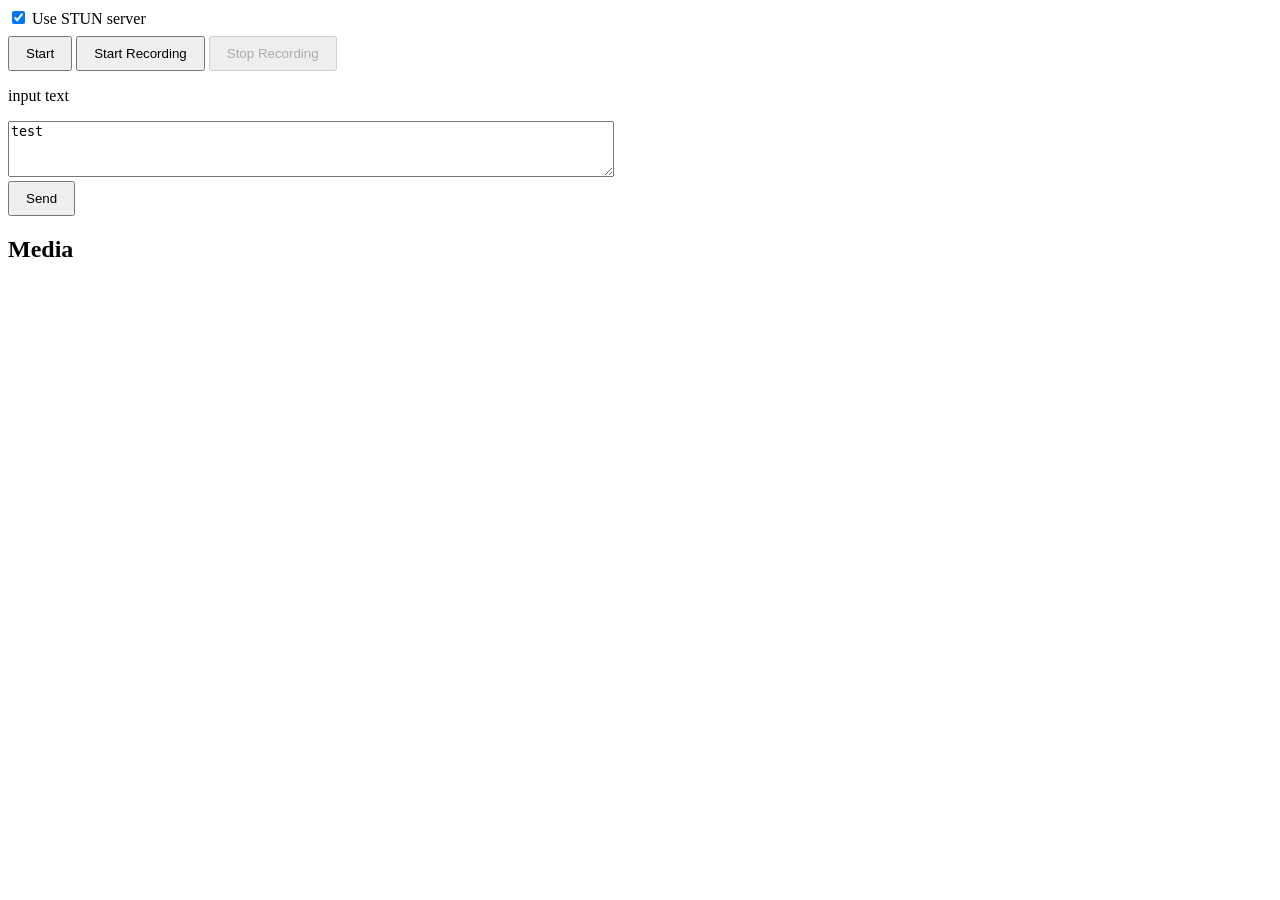
<file: web/webrtcapi.html>
<!DOCTYPE html>
<html>
<head>
    <meta charset="UTF-8"/>
    <meta name="viewport" content="width=device-width, initial-scale=1.0" />
    <title>LiveTalking</title>
    <style>
    button {
        padding: 8px 16px;
    }

    video {
        width: 100%;
    }

    .option {
        margin-bottom: 8px;
    }

    #media {
        max-width: 1280px;
    }
    </style>
</head>
<body>

<div class="option">
    <input id="use-stun" type="checkbox" checked/>
    <label for="use-stun">Use STUN server</label>
</div>
<button id="start" onclick="start()">Start</button>
<button id="stop" style="display: none" onclick="stop()">Stop</button>
<button class="btn btn-primary" id="btn_start_record">Start Recording</button>
<button class="btn btn-primary" id="btn_stop_record" disabled>Stop Recording</button>
<!-- <button class="btn btn-primary" id="btn_download">Download Video</button> -->
<input type="hidden" id="sessionid" value="0">
<form class="form-inline" id="echo-form">
    <div class="form-group">
      <p>input text</p>

      <textarea cols="2" rows="3" style="width:600px;height:50px;" class="form-control" id="message">test</textarea>
    </div>
    <button type="submit" class="btn btn-default">Send</button>
  </form>

<div id="media">
    <h2>Media</h2>

    <audio id="audio" autoplay="true"></audio>
    <video id="video" style="width:600px;" autoplay="true" playsinline="true"></video>
</div>

<script src="client.js"></script>
<!-- <script type="text/javascript" src="http://cdn.sockjs.org/sockjs-0.3.4.js"></script> -->
<script type="text/javascript" src="https://code.jquery.com/jquery-2.1.1.min.js"></script>
</body>
<script type="text/javascript" charset="utf-8">

	$(document).ready(function() {
	  // var host = window.location.hostname
	  // var ws = new WebSocket("ws://"+host+":8000/humanecho");
	  // //document.getElementsByTagName("video")[0].setAttribute("src", aa["video"]);
	  // ws.onopen = function() {
		// console.log('Connected');
	  // };
	  // ws.onmessage = function(e) {
		// console.log('Received: ' + e.data);
		// data = e
		// var vid = JSON.parse(data.data); 
		// console.log(typeof(vid),vid)
		// //document.getElementsByTagName("video")[0].setAttribute("src", vid["video"]);
		
	  // };
	  // ws.onclose = function(e) {
		// console.log('Closed');
	  // };

	  $('#echo-form').on('submit', function(e) {
      e.preventDefault();
      var message = $('#message').val();
      console.log('Sending: ' + message);
      console.log('sessionid: ',document.getElementById('sessionid').value);
      fetch('/human', {
            body: JSON.stringify({
                text: message,
                type: 'echo',
                interrupt: true,
                sessionid: String(document.getElementById('sessionid').value),
            }),
            headers: {
                'Content-Type': 'application/json'
            },
            method: 'POST'
      });
      //ws.send(message);
      $('#message').val('');
	  });

    $('#btn_start_record').click(function() {
        // 开始录制
        console.log('Starting recording...');
        fetch('/record', {
            body: JSON.stringify({
                    type: 'start_record',
                    sessionid: String(document.getElementById('sessionid').value),
                }),
                headers: {
                    'Content-Type': 'application/json'
                },
            method: 'POST'
        }).then(function(response) {
            if (response.ok) {
                console.log('Recording started.');
                $('#btn_start_record').prop('disabled', true);
                $('#btn_stop_record').prop('disabled', false);
                // $('#btn_download').prop('disabled', true);
            } else {
                console.error('Failed to start recording.');
            }
        }).catch(function(error) {
            console.error('Error:', error);
        });
    });

    $('#btn_stop_record').click(function() {
        // 结束录制
        console.log('Stopping recording...');
        fetch('/record', {
            body: JSON.stringify({
                    type: 'end_record',
                    sessionid: String(document.getElementById('sessionid').value),
                }),
                headers: {
                    'Content-Type': 'application/json'
                },
            method: 'POST'
        }).then(function(response) {
            if (response.ok) {
                console.log('Recording stopped.');
                $('#btn_start_record').prop('disabled', false);
                $('#btn_stop_record').prop('disabled', true);
                // $('#btn_download').prop('disabled', false);
            } else {
                console.error('Failed to stop recording.');
            }
        }).catch(function(error) {
            console.error('Error:', error);
        });
    });

    // $('#btn_download').click(function() {
    //     // 下载视频文件
    //     console.log('Downloading video...');
    //     fetch('/record_lasted.mp4', {
    //         method: 'GET'
    //     }).then(function(response) {
    //         if (response.ok) {
    //             return response.blob();
    //         } else {
    //             throw new Error('Failed to download the video.');
    //         }
    //     }).then(function(blob) {
    //         // 创建一个 Blob 对象
    //         const url = window.URL.createObjectURL(blob);
    //         // 创建一个隐藏的可下载链接
    //         const a = document.createElement('a');
    //         a.style.display = 'none';
    //         a.href = url;
    //         a.download = 'record_lasted.mp4';
    //         document.body.appendChild(a);
    //         // 触发下载
    //         a.click();
    //         // 清理
    //         window.URL.revokeObjectURL(url);
    //         document.body.removeChild(a);
    //         console.log('Video downloaded successfully.');
    //     }).catch(function(error) {
    //         console.error('Error:', error);
    //     });
    // });

	});

  
</script>
</html>
</file>
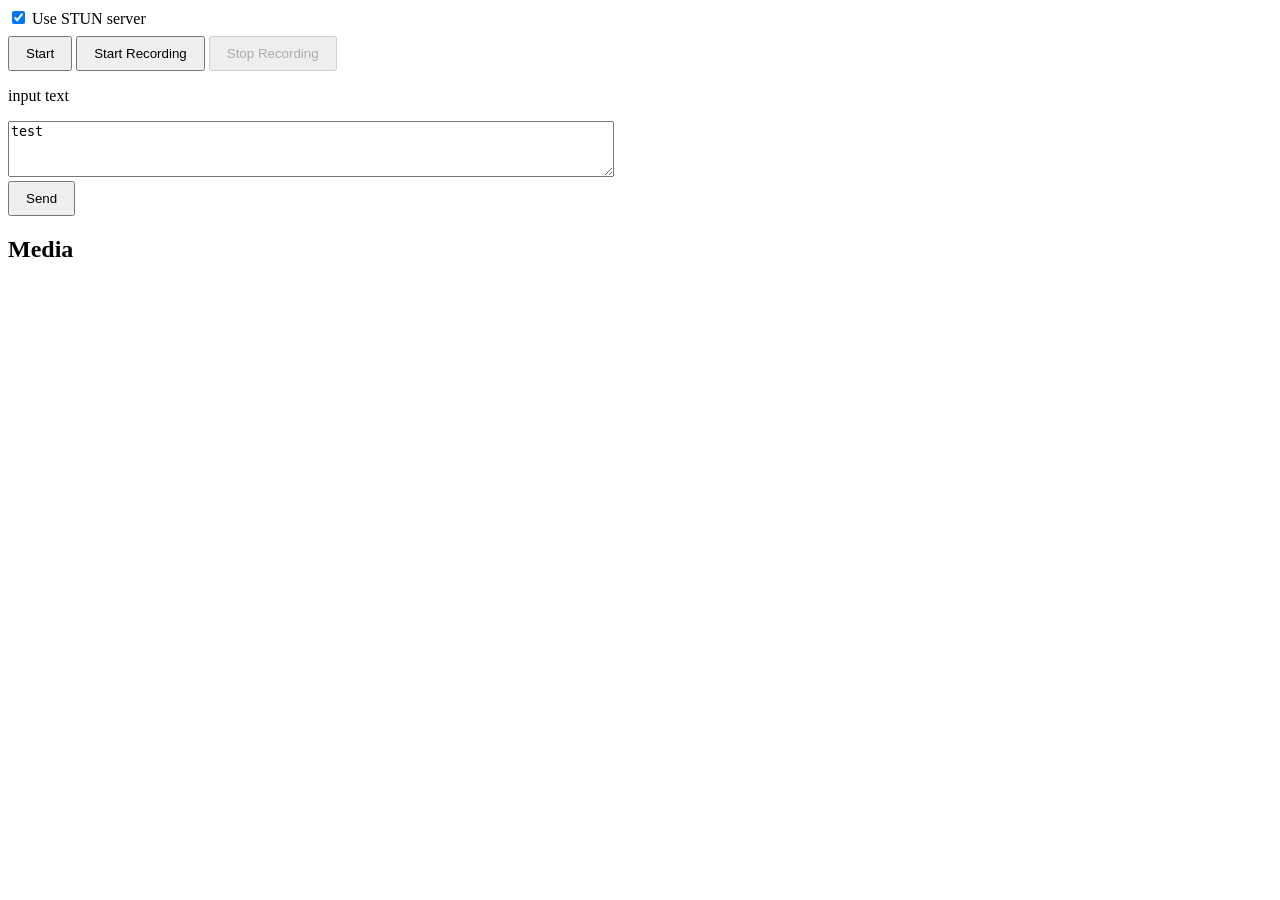
<file: web/webrtcchat.html>
<!DOCTYPE html>
<html>
<head>
    <meta charset="UTF-8"/>
    <meta name="viewport" content="width=device-width, initial-scale=1.0" />
    <title>LiveTalking</title>
    <style>
    button {
        padding: 8px 16px;
    }

    video {
        width: 100%;
    }

    .option {
        margin-bottom: 8px;
    }

    #media {
        max-width: 1280px;
    }
    </style>
</head>
<body>

<div class="option">
    <input id="use-stun" type="checkbox" checked/>
    <label for="use-stun">Use STUN server</label>
</div>
<button id="start" onclick="start()">Start</button>
<button id="stop" style="display: none" onclick="stop()">Stop</button>
<button class="btn btn-primary" id="btn_start_record">Start Recording</button>
<button class="btn btn-primary" id="btn_stop_record" disabled>Stop Recording</button>
<!-- <button class="btn btn-primary" id="btn_download">Download Video</button> -->
<input type="hidden" id="sessionid" value="0">
<form class="form-inline" id="echo-form">
    <div class="form-group">
      <p>input text</p>

      <textarea cols="2" rows="3" style="width:600px;height:50px;" class="form-control" id="message">test</textarea>
    </div>
    <button type="submit" class="btn btn-default">Send</button>
  </form>

<div id="media">
    <h2>Media</h2>

    <audio id="audio" autoplay="true"></audio>
    <video id="video" style="width:600px;" autoplay="true" playsinline="true"></video>
</div>

<script src="client.js"></script>
<!-- <script type="text/javascript" src="http://cdn.sockjs.org/sockjs-0.3.4.js"></script> -->
<script type="text/javascript" src="https://code.jquery.com/jquery-2.1.1.min.js"></script>
</body>
<script type="text/javascript" charset="utf-8">

	$(document).ready(function() {
	  // var host = window.location.hostname
	  // var ws = new WebSocket("ws://"+host+":8000/humanecho");
	  // //document.getElementsByTagName("video")[0].setAttribute("src", aa["video"]);
	  // ws.onopen = function() {
		// console.log('Connected');
	  // };
	  // ws.onmessage = function(e) {
		// console.log('Received: ' + e.data);
		// data = e
		// var vid = JSON.parse(data.data); 
		// console.log(typeof(vid),vid)
		// //document.getElementsByTagName("video")[0].setAttribute("src", vid["video"]);
		
	  // };
	  // ws.onclose = function(e) {
		// console.log('Closed');
	  // };

	  $('#echo-form').on('submit', function(e) {
      e.preventDefault();
      var message = $('#message').val();
      console.log('Sending: ' + message);
      console.log('sessionid: ',document.getElementById('sessionid').value);
      fetch('/human', {
            body: JSON.stringify({
                text: message,
                type: 'chat',
                interrupt: true,
                sessionid: String(document.getElementById('sessionid').value),
            }),
            headers: {
                'Content-Type': 'application/json'
            },
            method: 'POST'
      });
      //ws.send(message);
      $('#message').val('');
	  });

    $('#btn_start_record').click(function() {
        // 开始录制
        console.log('Starting recording...');
        fetch('/record', {
            body: JSON.stringify({
                    type: 'start_record',
                }),
                headers: {
                    'Content-Type': 'application/json'
                },
            method: 'POST'
        }).then(function(response) {
            if (response.ok) {
                console.log('Recording started.');
                $('#btn_start_record').prop('disabled', true);
                $('#btn_stop_record').prop('disabled', false);
                // $('#btn_download').prop('disabled', true);
            } else {
                console.error('Failed to start recording.');
            }
        }).catch(function(error) {
            console.error('Error:', error);
        });
    });

    $('#btn_stop_record').click(function() {
        // 结束录制
        console.log('Stopping recording...');
        fetch('/record', {
            body: JSON.stringify({
                    type: 'end_record',
                }),
                headers: {
                    'Content-Type': 'application/json'
                },
            method: 'POST'
        }).then(function(response) {
            if (response.ok) {
                console.log('Recording stopped.');
                $('#btn_start_record').prop('disabled', false);
                $('#btn_stop_record').prop('disabled', true);
                // $('#btn_download').prop('disabled', false);
            } else {
                console.error('Failed to stop recording.');
            }
        }).catch(function(error) {
            console.error('Error:', error);
        });
    });

    // $('#btn_download').click(function() {
    //     // 下载视频文件
    //     console.log('Downloading video...');
    //     fetch('/record_lasted.mp4', {
    //         method: 'GET'
    //     }).then(function(response) {
    //         if (response.ok) {
    //             return response.blob();
    //         } else {
    //             throw new Error('Failed to download the video.');
    //         }
    //     }).then(function(blob) {
    //         // 创建一个 Blob 对象
    //         const url = window.URL.createObjectURL(blob);
    //         // 创建一个隐藏的可下载链接
    //         const a = document.createElement('a');
    //         a.style.display = 'none';
    //         a.href = url;
    //         a.download = 'record_lasted.mp4';
    //         document.body.appendChild(a);
    //         // 触发下载
    //         a.click();
    //         // 清理
    //         window.URL.revokeObjectURL(url);
    //         document.body.removeChild(a);
    //         console.log('Video downloaded successfully.');
    //     }).catch(function(error) {
    //         console.error('Error:', error);
    //     });
    // });

	});

  
</script>
</html>
</file>
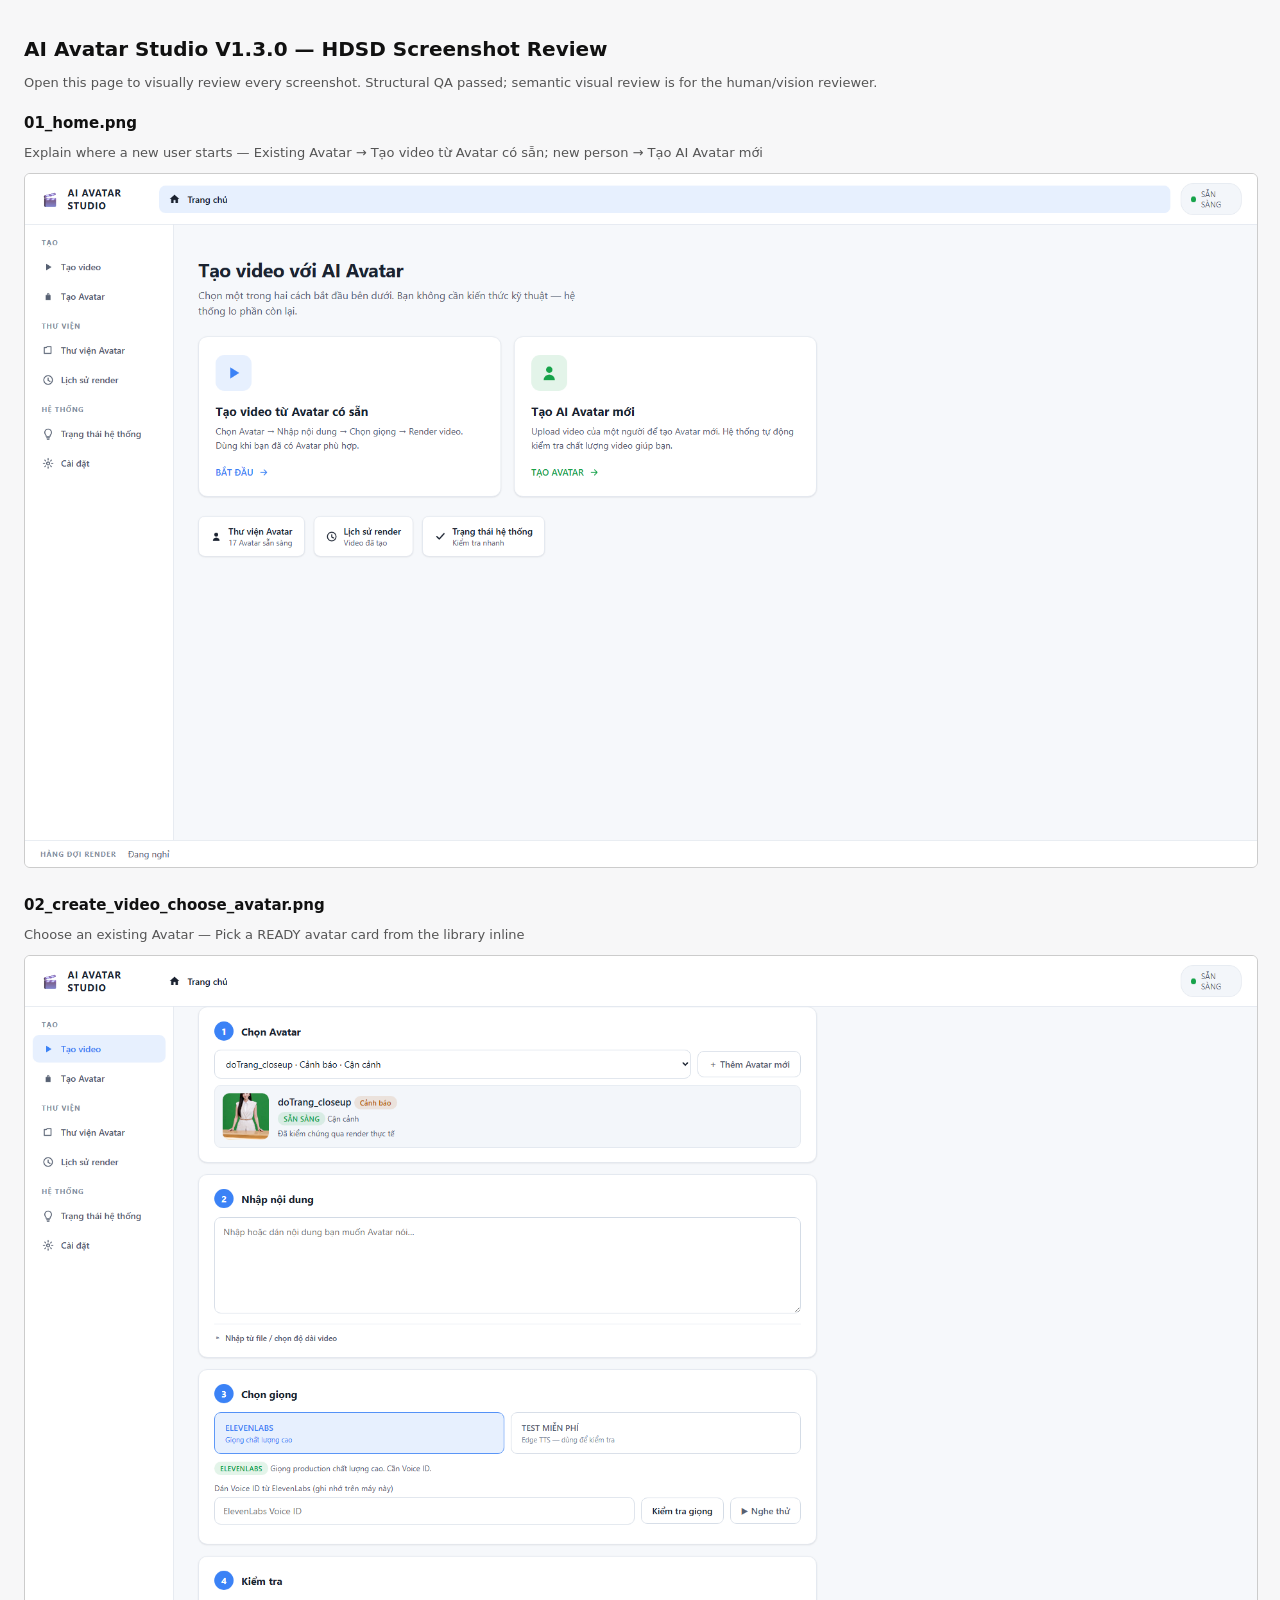
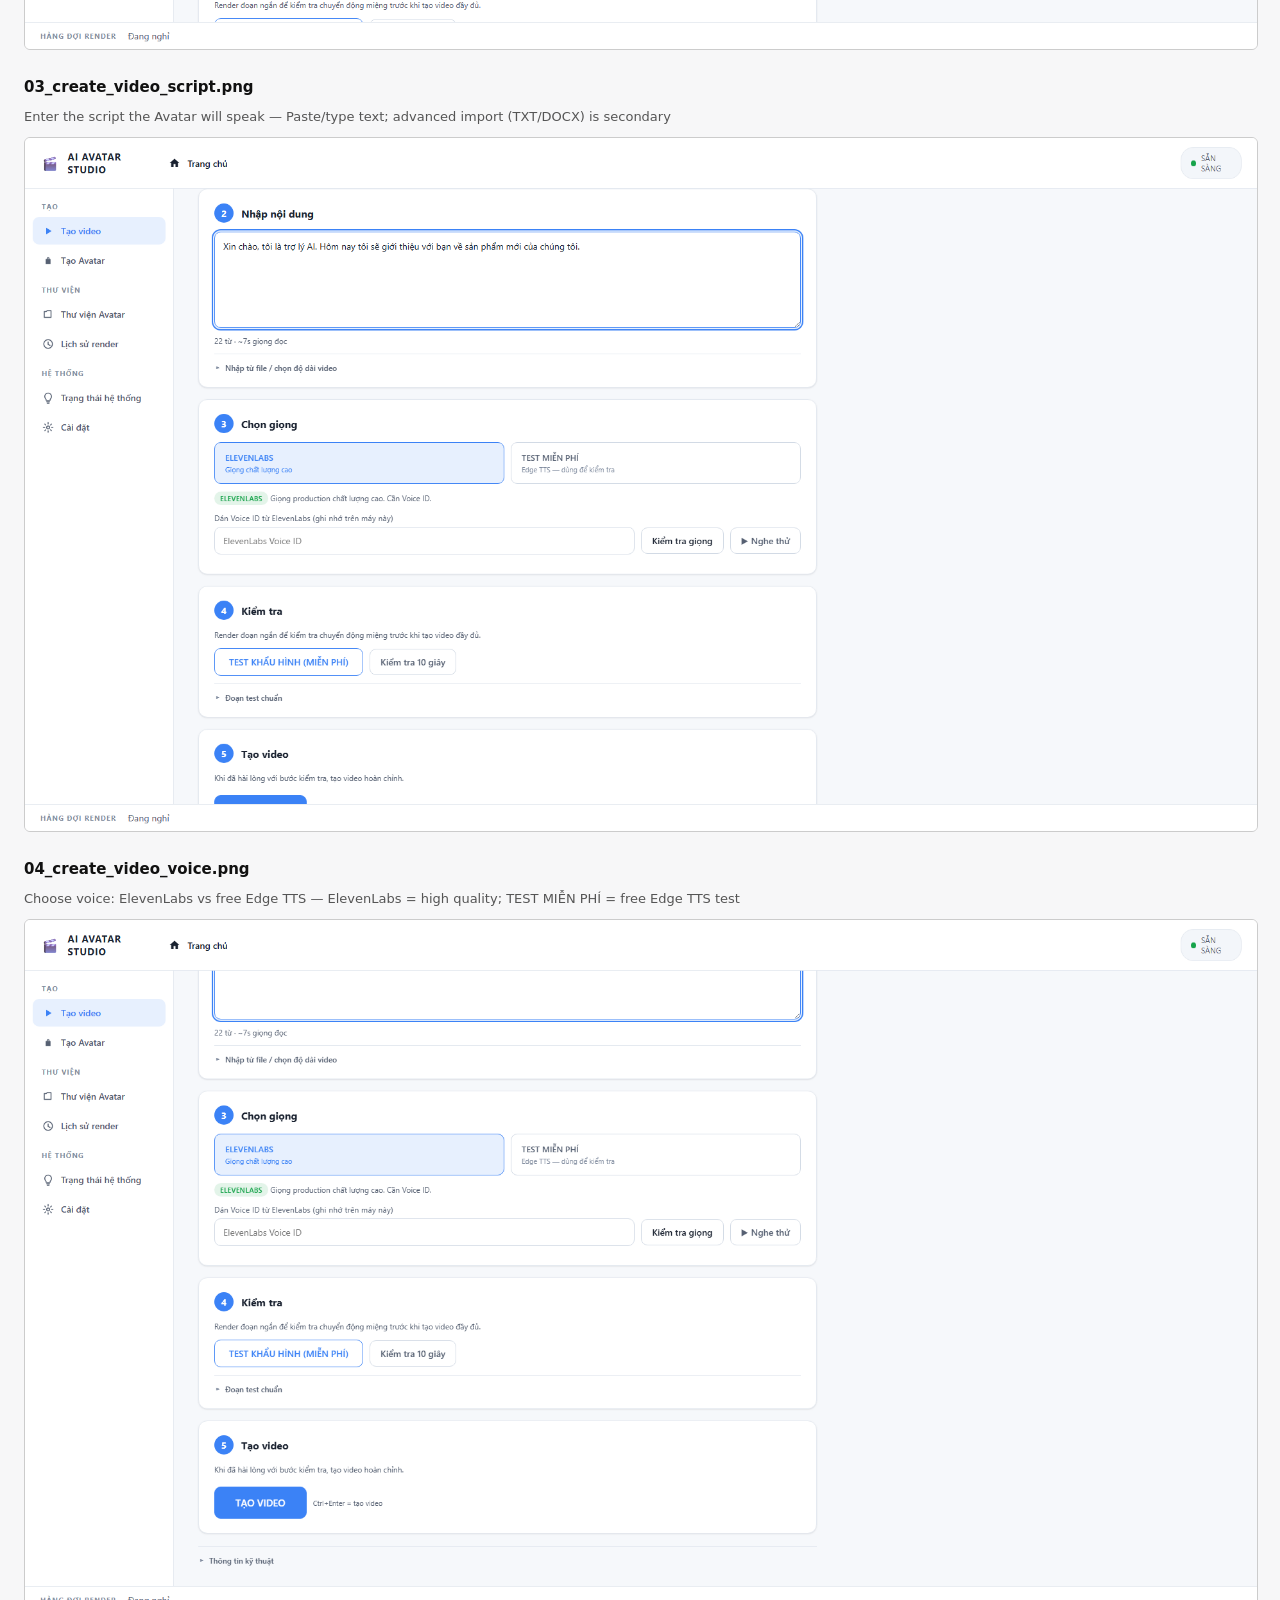
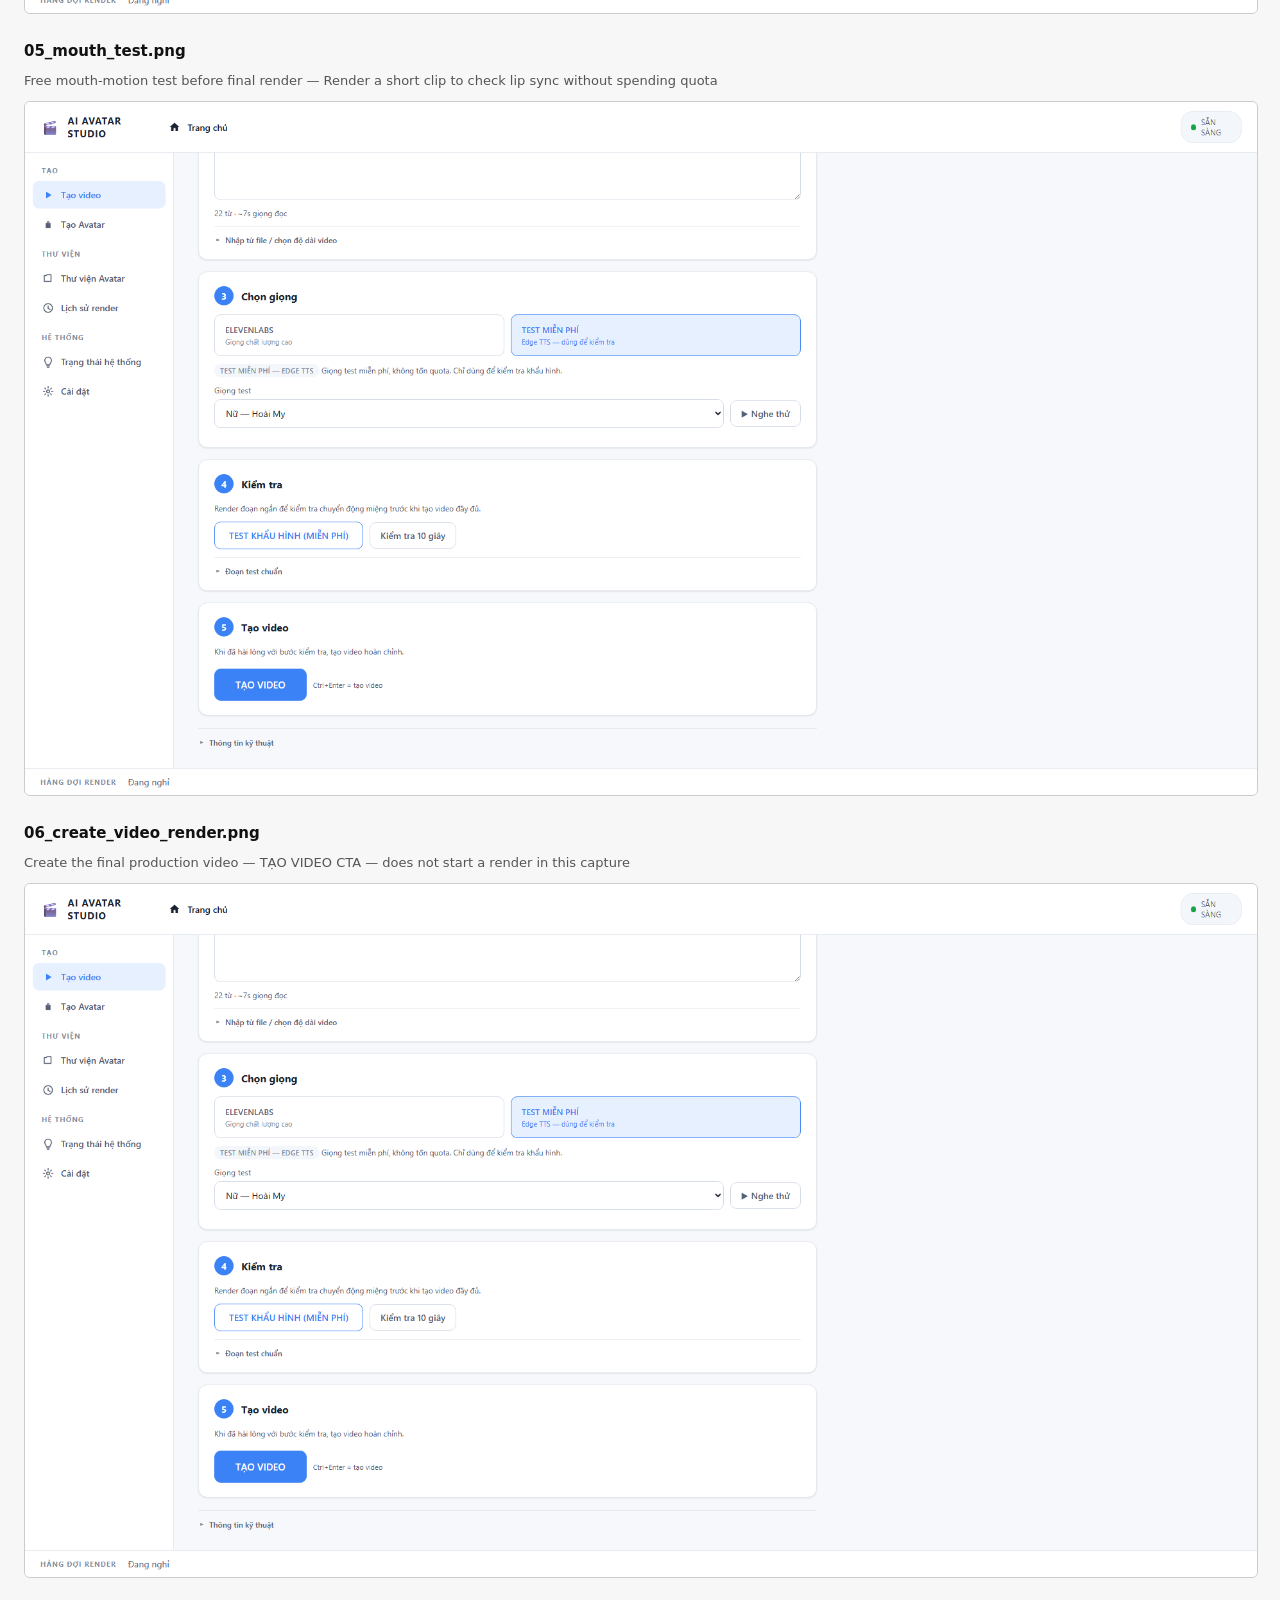
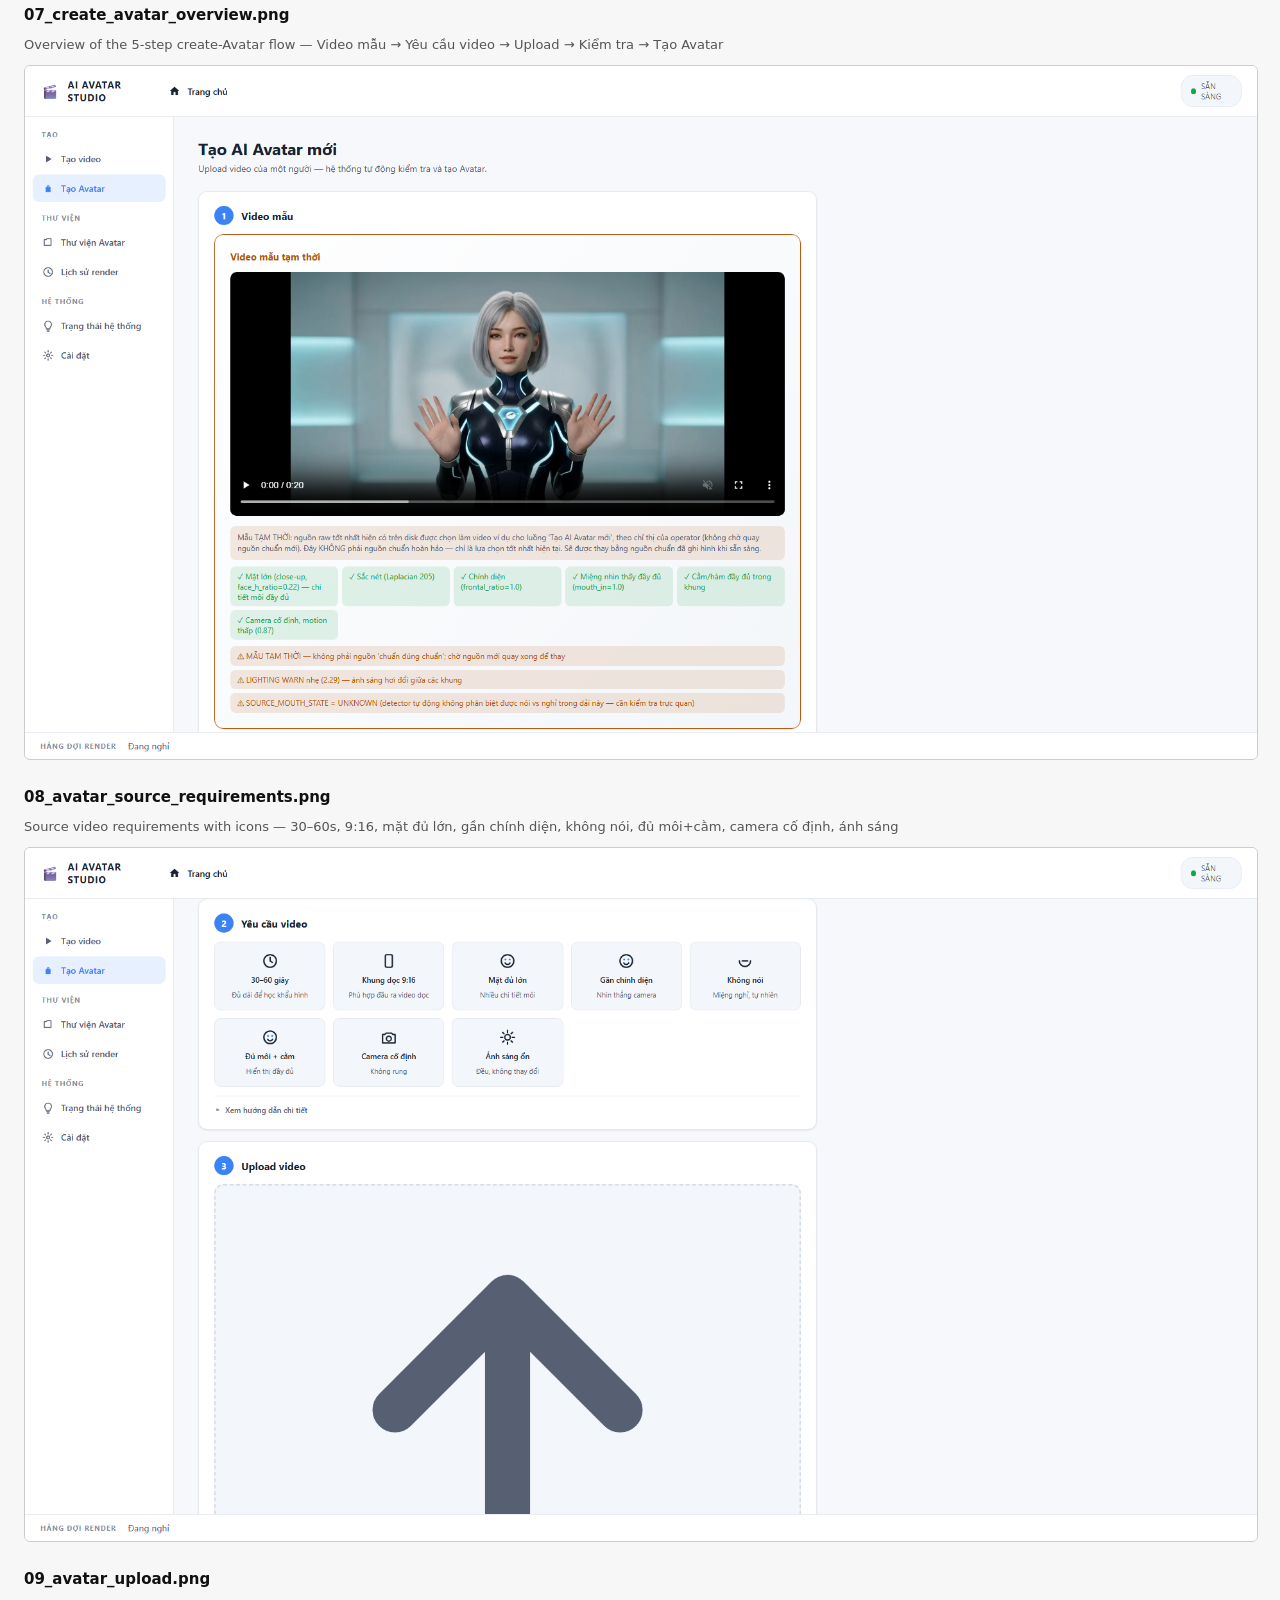
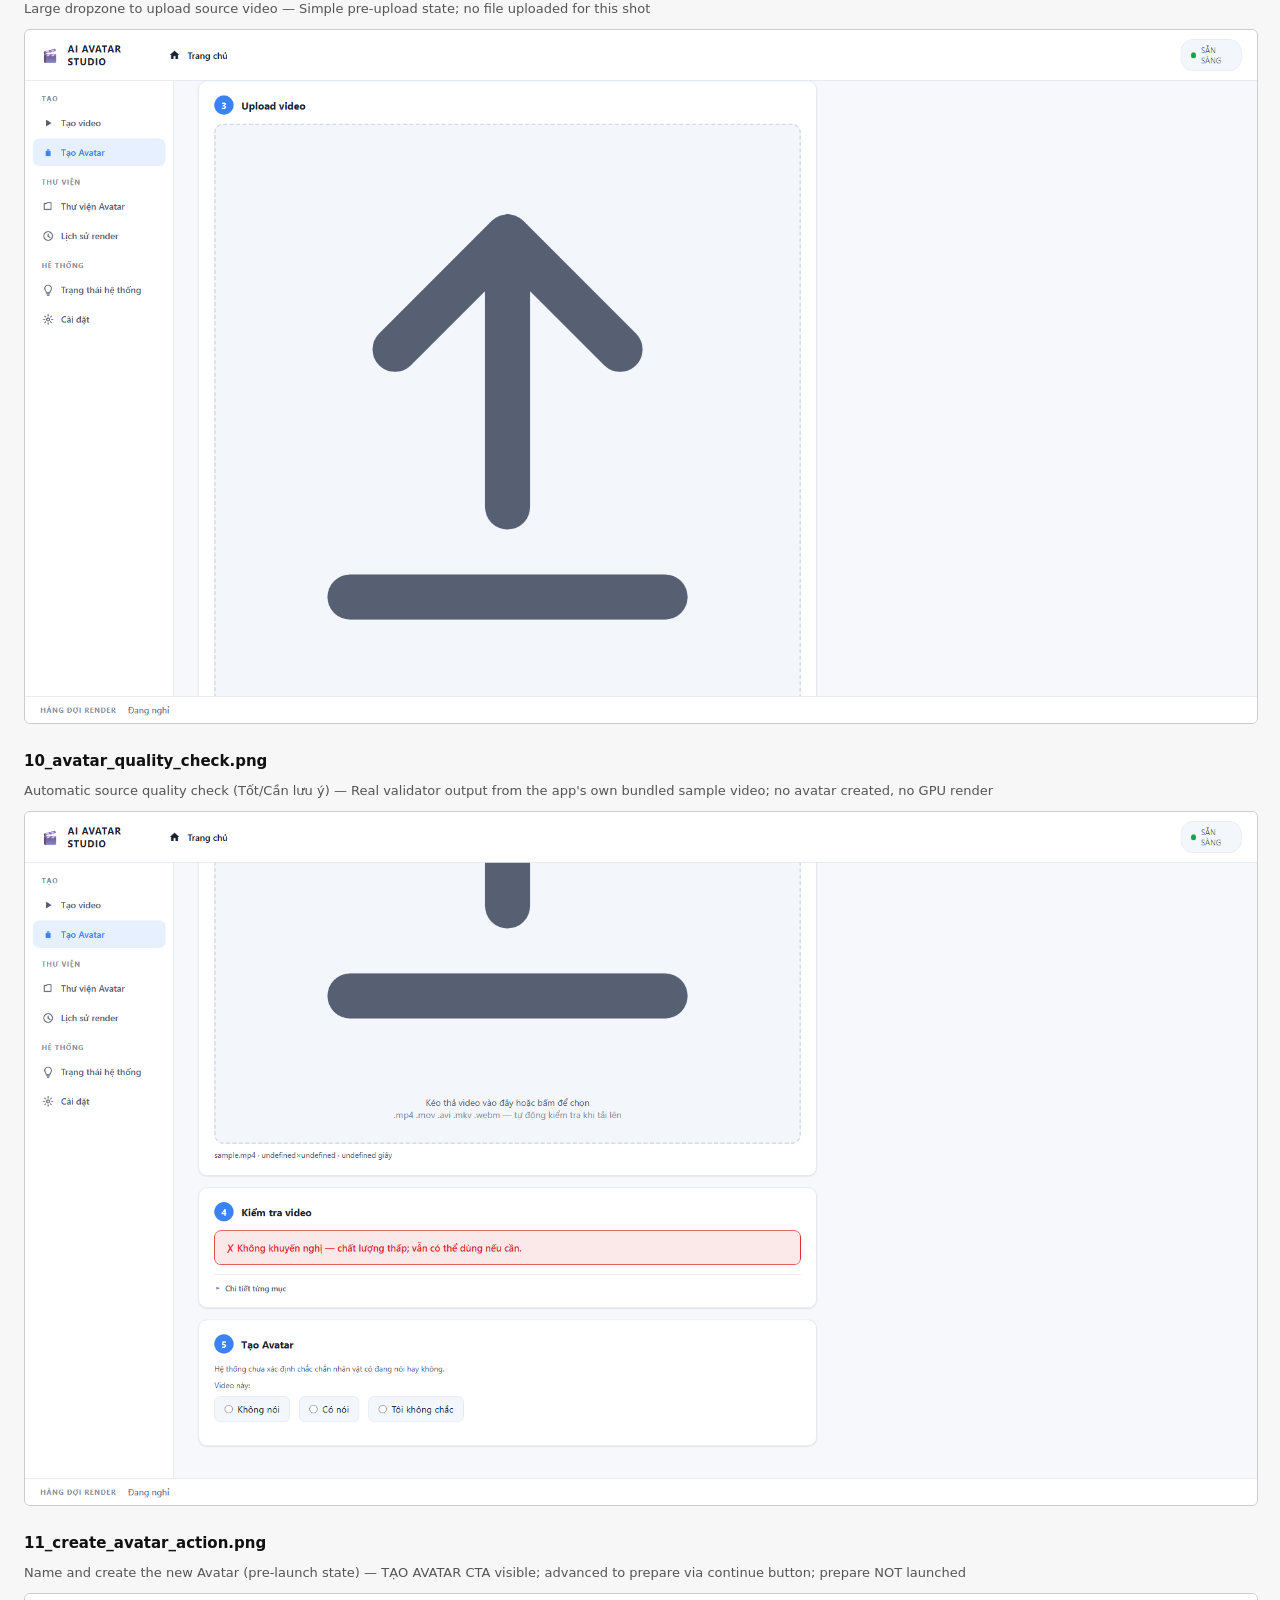
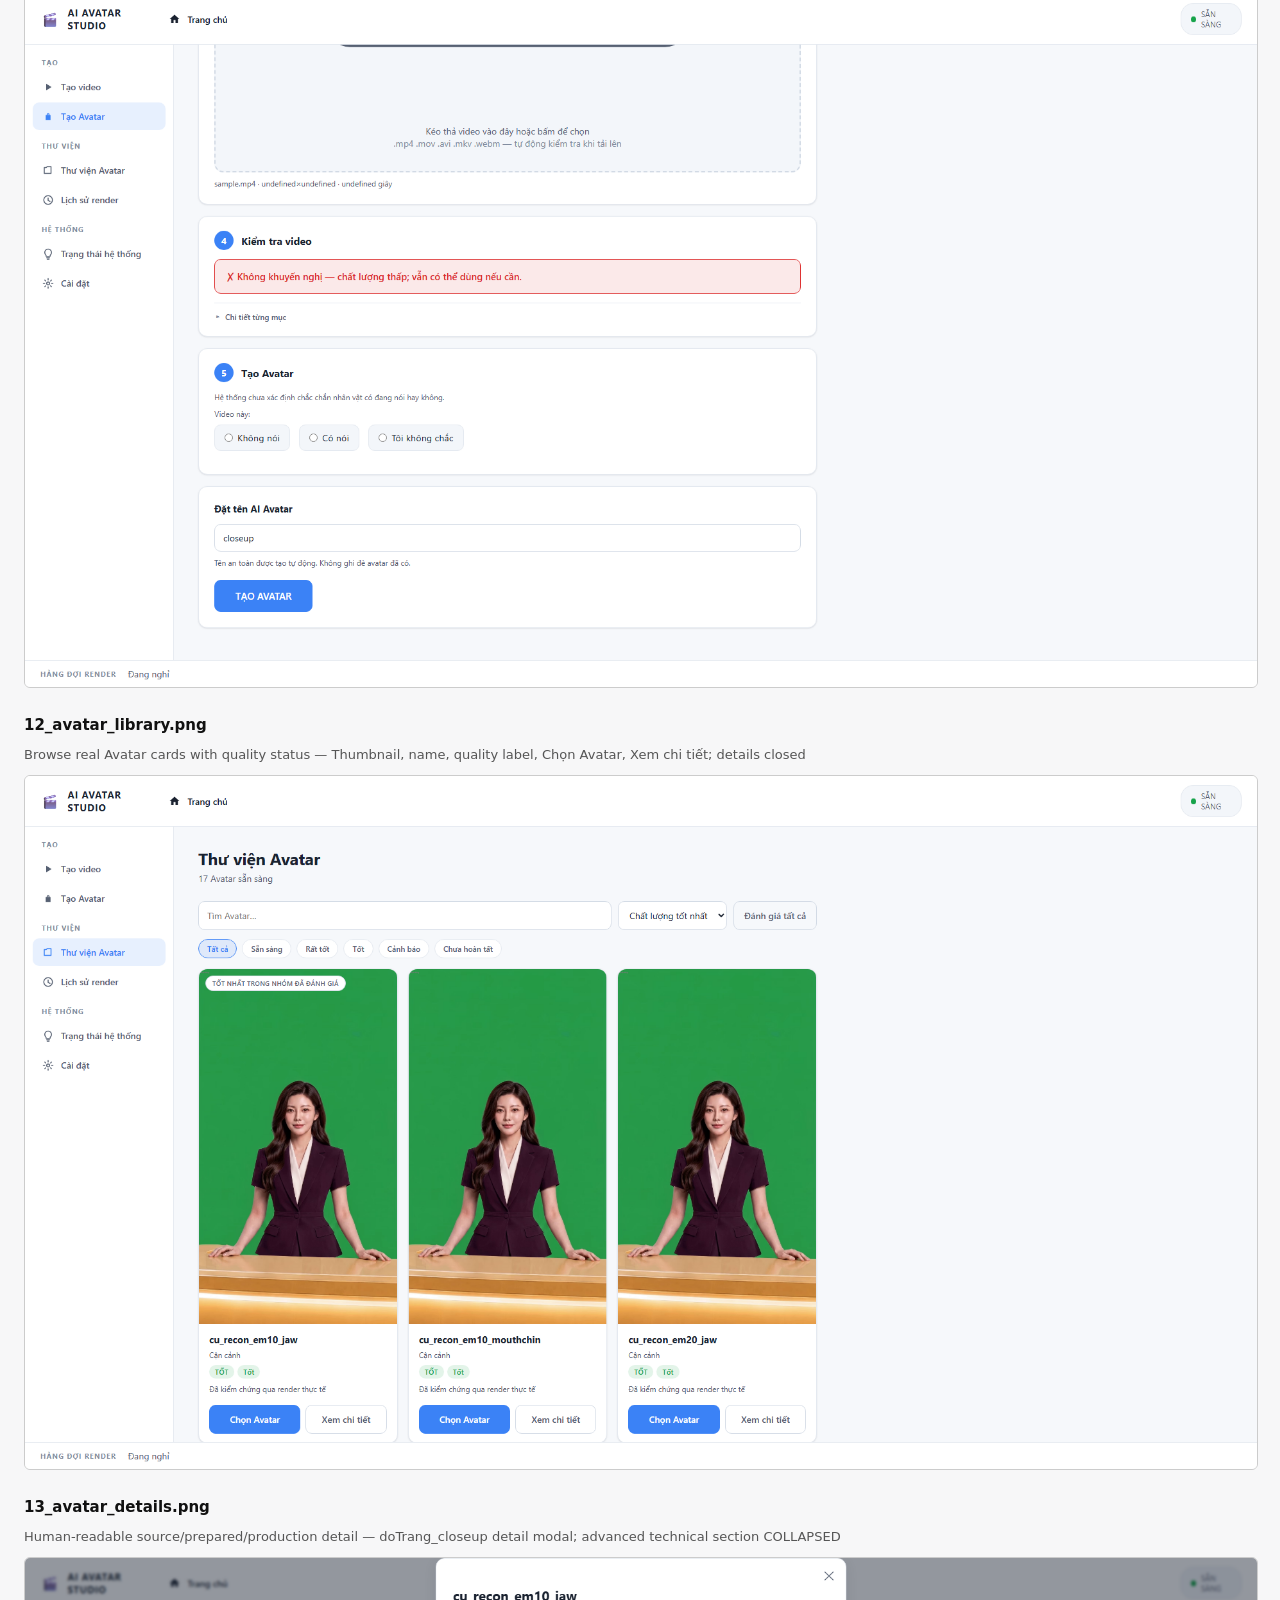
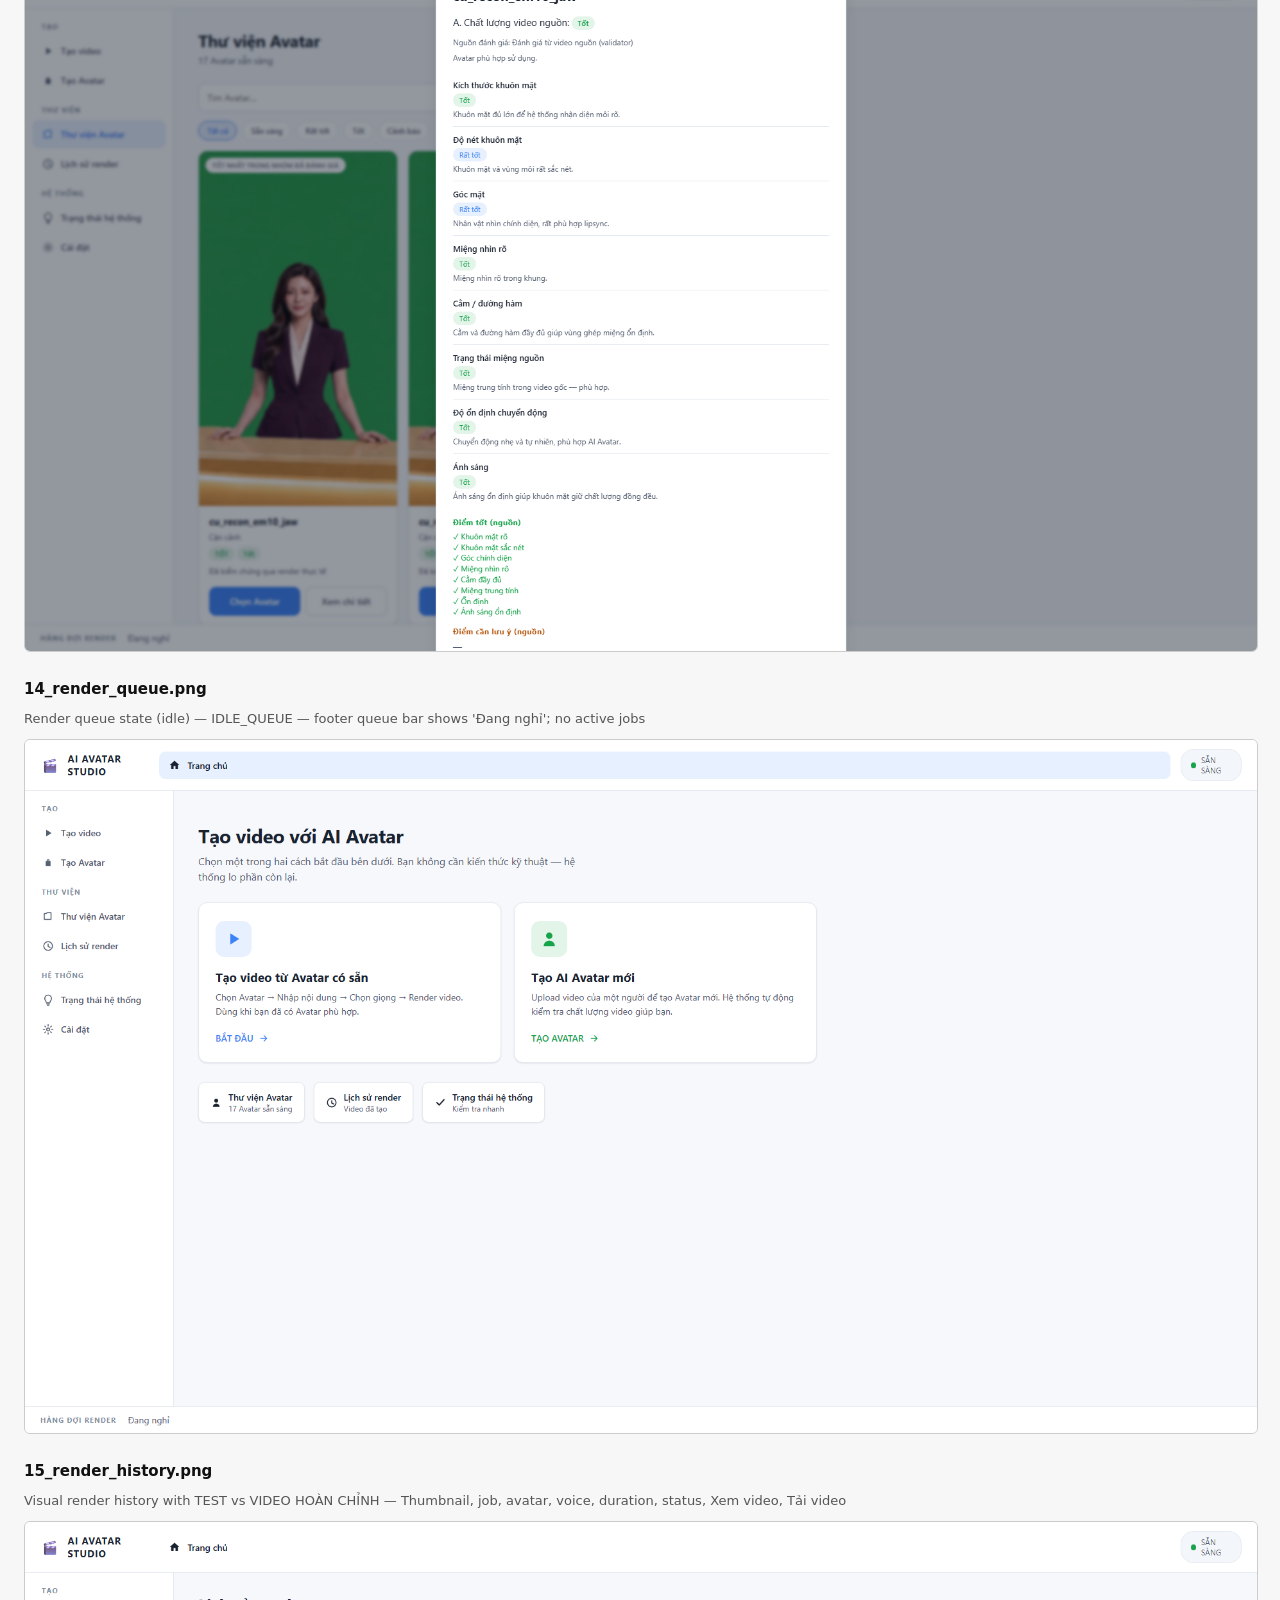
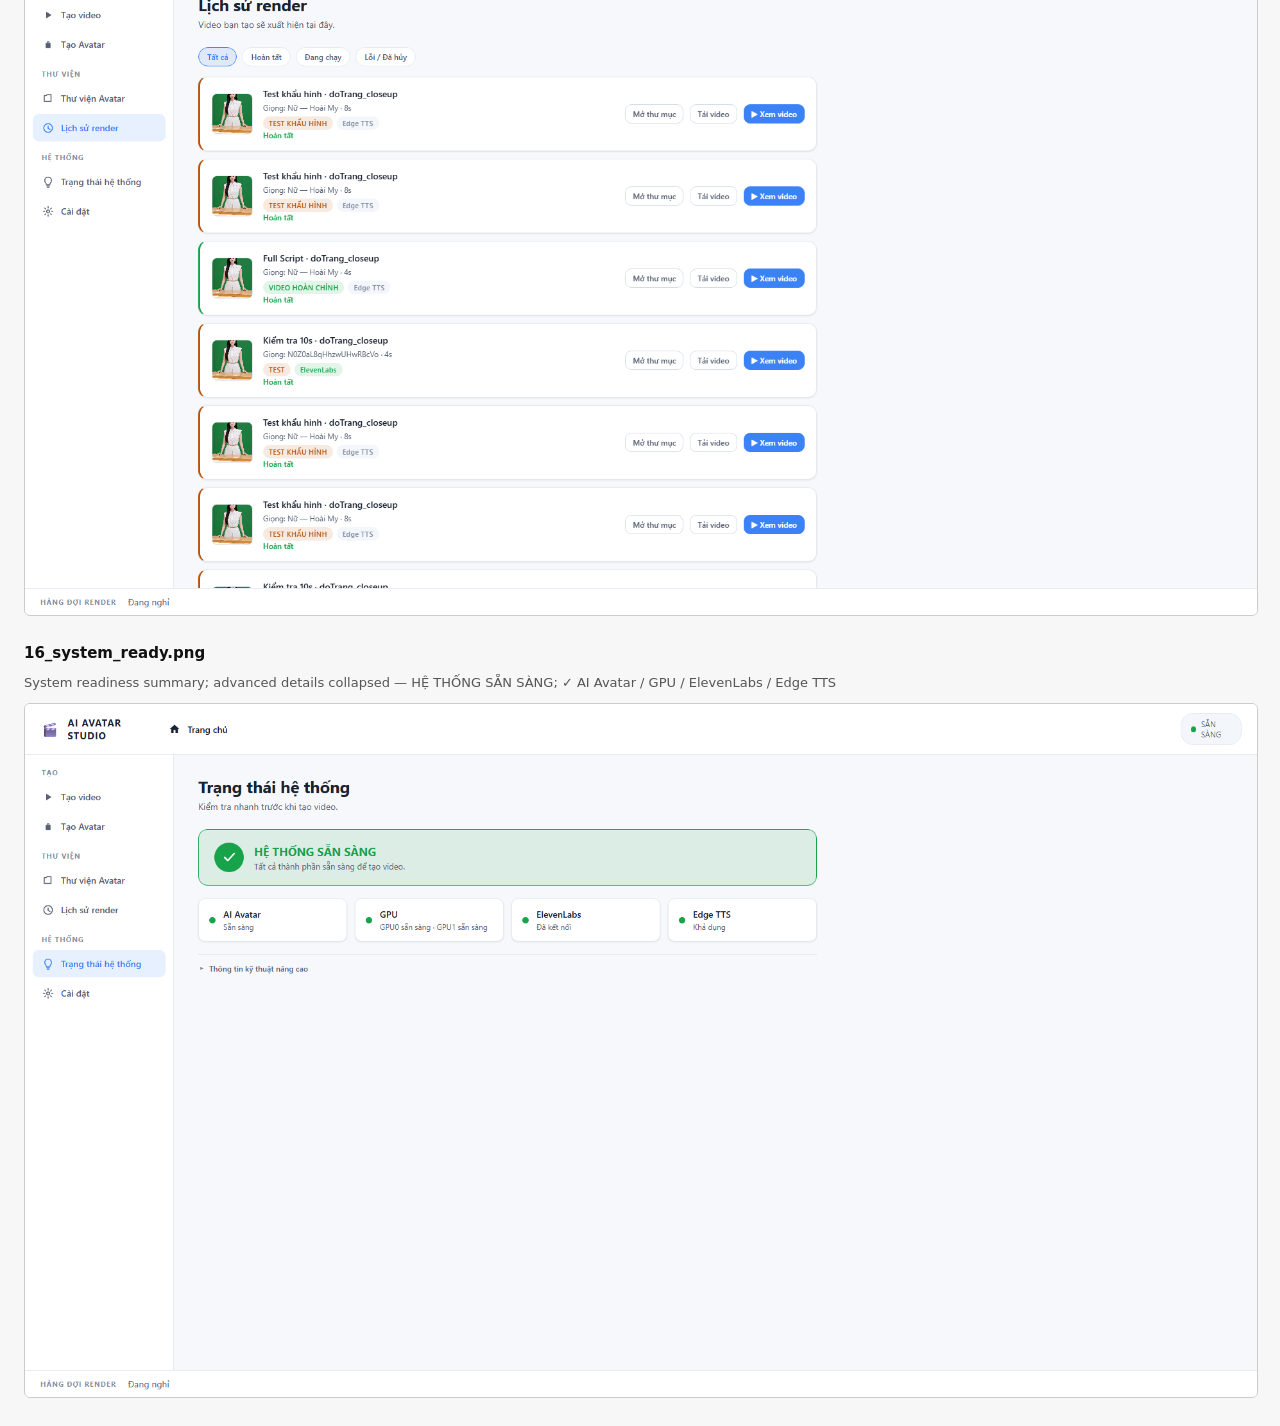
<file: docs/HDSD_V130_ASSETS/review.html>
<!doctype html><html lang='vi'><head><meta charset='utf-8'>
<title>HDSD V1.3.0 Review</title>
<style>body{font-family:system-ui,sans-serif;background:#f7f7f8;color:#111;margin:0;padding:24px}
h1{font-size:20px}h2{font-size:15px;margin:24px 0 6px}.p{font-size:13px;color:#555}
img{max-width:100%;border:1px solid #ccc;border-radius:6px}</style></head><body>
<h1>AI Avatar Studio V1.3.0 — HDSD Screenshot Review</h1>
<p class='p'>Open this page to visually review every screenshot. Structural QA passed; semantic visual review is for the human/vision reviewer.</p>
<h2>01_home.png</h2>
<p class='p'>Explain where a new user starts — Existing Avatar → Tạo video từ Avatar có sẵn; new person → Tạo AI Avatar mới</p>
<img src='01_home.png' alt='01_home.png'>
<h2>02_create_video_choose_avatar.png</h2>
<p class='p'>Choose an existing Avatar — Pick a READY avatar card from the library inline</p>
<img src='02_create_video_choose_avatar.png' alt='02_create_video_choose_avatar.png'>
<h2>03_create_video_script.png</h2>
<p class='p'>Enter the script the Avatar will speak — Paste/type text; advanced import (TXT/DOCX) is secondary</p>
<img src='03_create_video_script.png' alt='03_create_video_script.png'>
<h2>04_create_video_voice.png</h2>
<p class='p'>Choose voice: ElevenLabs vs free Edge TTS — ElevenLabs = high quality; TEST MIỄN PHÍ = free Edge TTS test</p>
<img src='04_create_video_voice.png' alt='04_create_video_voice.png'>
<h2>05_mouth_test.png</h2>
<p class='p'>Free mouth-motion test before final render — Render a short clip to check lip sync without spending quota</p>
<img src='05_mouth_test.png' alt='05_mouth_test.png'>
<h2>06_create_video_render.png</h2>
<p class='p'>Create the final production video — TẠO VIDEO CTA — does not start a render in this capture</p>
<img src='06_create_video_render.png' alt='06_create_video_render.png'>
<h2>07_create_avatar_overview.png</h2>
<p class='p'>Overview of the 5-step create-Avatar flow — Video mẫu → Yêu cầu video → Upload → Kiểm tra → Tạo Avatar</p>
<img src='07_create_avatar_overview.png' alt='07_create_avatar_overview.png'>
<h2>08_avatar_source_requirements.png</h2>
<p class='p'>Source video requirements with icons — 30–60s, 9:16, mặt đủ lớn, gần chính diện, không nói, đủ môi+cằm, camera cố định, ánh sáng</p>
<img src='08_avatar_source_requirements.png' alt='08_avatar_source_requirements.png'>
<h2>09_avatar_upload.png</h2>
<p class='p'>Large dropzone to upload source video — Simple pre-upload state; no file uploaded for this shot</p>
<img src='09_avatar_upload.png' alt='09_avatar_upload.png'>
<h2>10_avatar_quality_check.png</h2>
<p class='p'>Automatic source quality check (Tốt/Cần lưu ý) — Real validator output from the app's own bundled sample video; no avatar created, no GPU render</p>
<img src='10_avatar_quality_check.png' alt='10_avatar_quality_check.png'>
<h2>11_create_avatar_action.png</h2>
<p class='p'>Name and create the new Avatar (pre-launch state) — TẠO AVATAR CTA visible; advanced to prepare via continue button; prepare NOT launched</p>
<img src='11_create_avatar_action.png' alt='11_create_avatar_action.png'>
<h2>12_avatar_library.png</h2>
<p class='p'>Browse real Avatar cards with quality status — Thumbnail, name, quality label, Chọn Avatar, Xem chi tiết; details closed</p>
<img src='12_avatar_library.png' alt='12_avatar_library.png'>
<h2>13_avatar_details.png</h2>
<p class='p'>Human-readable source/prepared/production detail — doTrang_closeup detail modal; advanced technical section COLLAPSED</p>
<img src='13_avatar_details.png' alt='13_avatar_details.png'>
<h2>14_render_queue.png</h2>
<p class='p'>Render queue state (idle) — IDLE_QUEUE — footer queue bar shows 'Đang nghỉ'; no active jobs</p>
<img src='14_render_queue.png' alt='14_render_queue.png'>
<h2>15_render_history.png</h2>
<p class='p'>Visual render history with TEST vs VIDEO HOÀN CHỈNH — Thumbnail, job, avatar, voice, duration, status, Xem video, Tải video</p>
<img src='15_render_history.png' alt='15_render_history.png'>
<h2>16_system_ready.png</h2>
<p class='p'>System readiness summary; advanced details collapsed — HỆ THỐNG SẴN SÀNG; ✓ AI Avatar / GPU / ElevenLabs / Edge TTS</p>
<img src='16_system_ready.png' alt='16_system_ready.png'>
</body></html>
</file>
